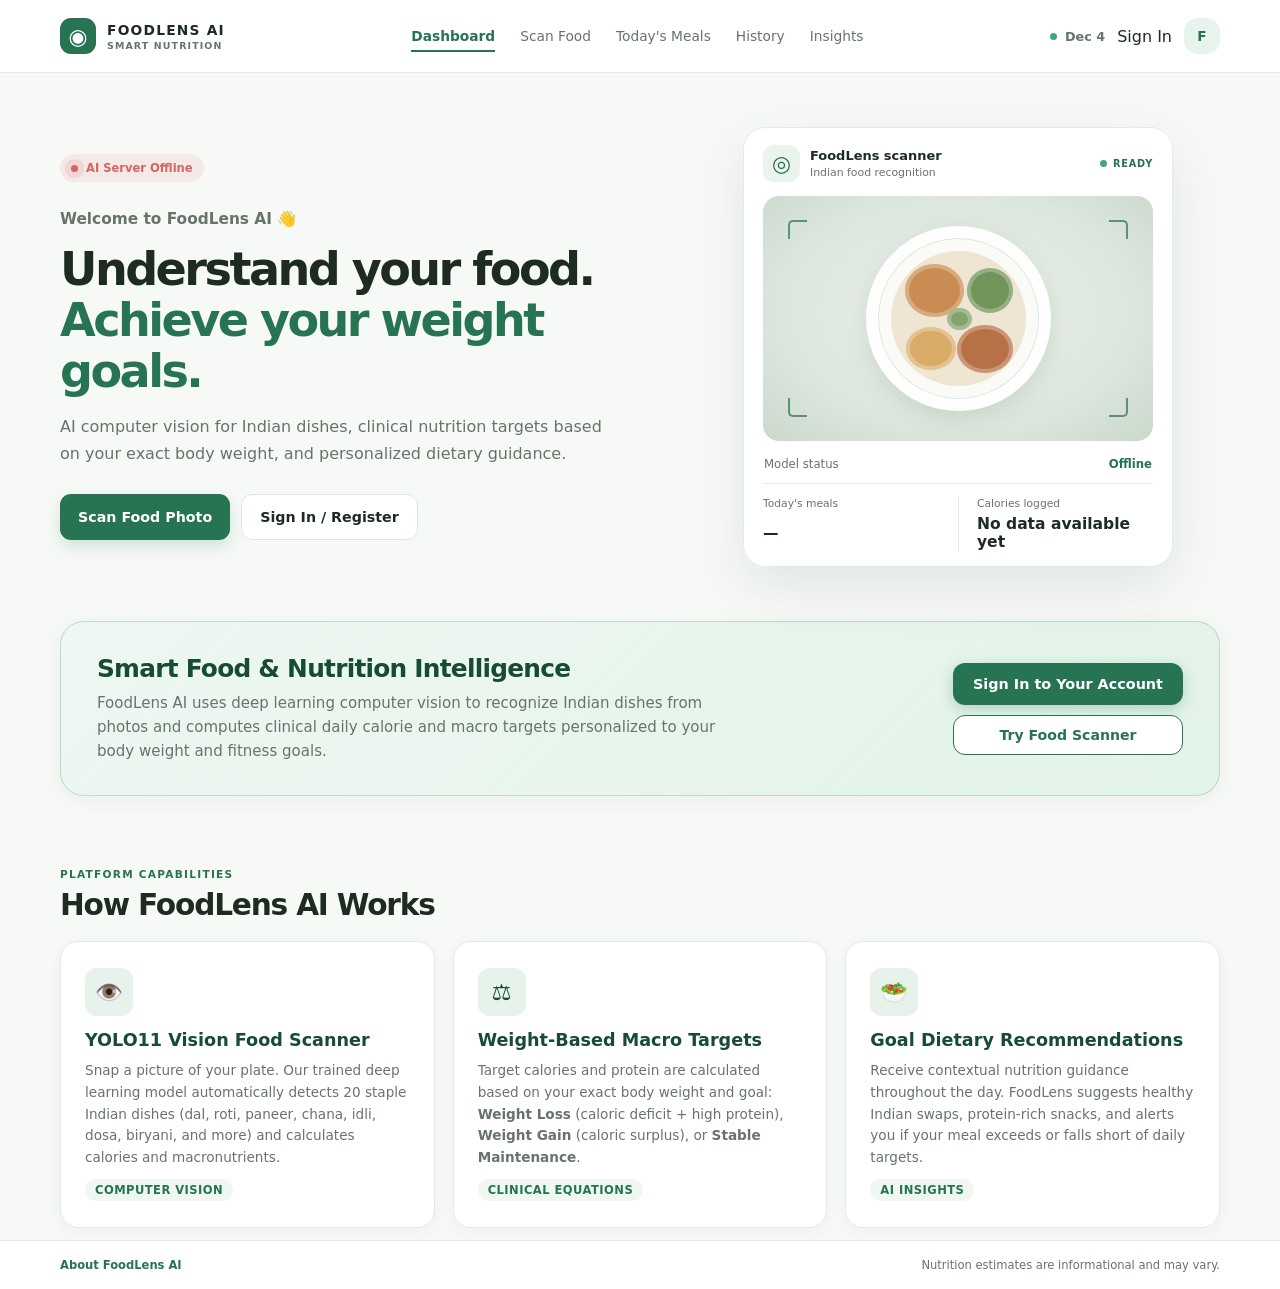
<file: frontend/index.html>
<!DOCTYPE html>
<html lang="en">
<head>
  <meta charset="UTF-8" />
  <meta name="viewport" content="width=device-width, initial-scale=1" />
  <meta name="description" content="Track meals and understand your nutrition with FoodLens AI." />
  <title>FoodLens AI · Dashboard</title>
  <link rel="stylesheet" href="css/global.css" />
  <link rel="stylesheet" href="css/animations.css" />
  <link rel="stylesheet" href="css/dashboard.css" />
</head>
<body data-page="dashboard">
  <header class="topbar">
    <nav class="navbar container" aria-label="Main navigation">
      <a class="brand" href="index.html" aria-label="FoodLens AI dashboard">
        <span class="brand-icon">◉</span>
        <span class="brand-copy"><strong>FOODLENS AI</strong><small>SMART NUTRITION</small></span>
      </a>
      <button class="nav-toggle" aria-label="Toggle navigation menu" aria-expanded="false" aria-controls="nav-menu">
        <span></span><span></span><span></span>
      </button>
      <div class="nav-menu" id="nav-menu">
        <a data-page="dashboard" href="index.html">Dashboard</a>
        <a data-page="scan" href="scan.html">Scan Food</a>
        <a data-page="today" href="today.html">Today's Meals</a>
        <a data-page="history" href="history.html">History</a>
        <a data-page="insights" href="insights.html">Insights</a>
      </div>
      <div class="nav-actions">
        <span class="today-indicator">
          <span class="today-indicator-dot"></span>
          <span id="today-date">Today</span>
        </span>
        <a class="profile-button" href="profile.html" aria-label="Profile and nutrition goals">F</a>
      </div>
    </nav>
  </header>

  <main>
    <!-- Main Hero Banner -->
    <section class="hero container" id="home">
      <div class="hero-content">
        <div class="status-pill" id="backend-status" aria-live="polite">
          <span class="status-dot"></span><span>Connecting to FoodLens…</span>
        </div>
        <p class="hero-greeting" id="hero-greeting">Welcome to FoodLens AI</p>
        <h1>Understand your food.<br /><span>Achieve your weight goals.</span></h1>
        <p>AI computer vision for Indian dishes, clinical nutrition targets based on your exact body weight, and personalized dietary guidance.</p>
        <div class="hero-actions" id="hero-actions">
          <a href="scan.html" class="primary-btn">Scan Food Photo</a>
          <a href="login.html" class="secondary-btn" id="hero-secondary-btn">Sign In / Register</a>
        </div>
        <div class="meal-type-badge" id="meal-type-badge"></div>
      </div>
      <div class="hero-visual" aria-label="FoodLens AI meal scanner">
        <div class="scanner-showcase">
          <div class="showcase-header">
            <span class="showcase-icon">◎</span>
            <div><strong>FoodLens scanner</strong><small>Indian food recognition</small></div>
            <span class="showcase-ready"><i></i> READY</span>
          </div>
          <div class="showcase-plate" aria-hidden="true">
            <div class="showcase-rim">
              <div class="showcase-food">
                <span class="showcase-item showcase-item-one"></span>
                <span class="showcase-item showcase-item-two"></span>
                <span class="showcase-item showcase-item-three"></span>
                <span class="showcase-item showcase-item-four"></span>
                <span class="showcase-item showcase-item-five"></span>
              </div>
            </div>
            <span class="scan-corner corner-one"></span>
            <span class="scan-corner corner-two"></span>
            <span class="scan-corner corner-three"></span>
            <span class="scan-corner corner-four"></span>
          </div>
          <div class="showcase-footer">
            <span>Model status</span>
            <strong id="showcase-model-status">Connecting…</strong>
          </div>
          <div class="showcase-summary">
            <div><span>Today's meals</span><strong id="hero-meal-count">—</strong></div>
            <div><span>Calories logged</span><strong id="hero-calories">—</strong></div>
          </div>
        </div>
      </div>
    </section>

    <!-- SECTION A: VISITOR INFORMATION VIEW (Shown to non-logged in visitors) -->
    <div id="visitor-view" class="container">
      <div class="visitor-welcome-banner">
        <div class="visitor-welcome-copy">
          <h2>Smart Food &amp; Nutrition Intelligence</h2>
          <p>
            FoodLens AI uses deep learning computer vision to recognize Indian dishes from photos and computes clinical daily calorie and macro targets personalized to your body weight and fitness goals.
          </p>
        </div>
        <div class="visitor-welcome-actions">
          <a class="btn-demo-primary" href="login.html">
            Sign In to Your Account
          </a>
          <a class="btn-signin-secondary" href="scan.html">
            Try Food Scanner
          </a>
        </div>
      </div>

      <section class="section-block">
        <div class="section-heading">
          <span class="eyebrow">Platform Capabilities</span>
          <h2>How FoodLens AI Works</h2>
        </div>
        <div class="visitor-features-grid">
          <article class="visitor-feature-card">
            <div class="visitor-feature-icon">👁️</div>
            <h3>YOLO11 Vision Food Scanner</h3>
            <p>
              Snap a picture of your plate. Our trained deep learning model automatically detects 20 staple Indian dishes (dal, roti, paneer, chana, idli, dosa, biryani, and more) and calculates calories and macronutrients.
            </p>
            <span class="visitor-feature-tag">Computer Vision</span>
          </article>

          <article class="visitor-feature-card">
            <div class="visitor-feature-icon">⚖️</div>
            <h3>Weight-Based Macro Targets</h3>
            <p>
              Target calories and protein are calculated based on your exact body weight and goal: 
              <strong>Weight Loss</strong> (caloric deficit + high protein), <strong>Weight Gain</strong> (caloric surplus), or <strong>Stable Maintenance</strong>.
            </p>
            <span class="visitor-feature-tag">Clinical Equations</span>
          </article>

          <article class="visitor-feature-card">
            <div class="visitor-feature-icon">🥗</div>
            <h3>Goal Dietary Recommendations</h3>
            <p>
              Receive contextual nutrition guidance throughout the day. FoodLens suggests healthy Indian swaps, protein-rich snacks, and alerts you if your meal exceeds or falls short of daily targets.
            </p>
            <span class="visitor-feature-tag">AI Insights</span>
          </article>
        </div>
      </section>
    </div>

    <!-- SECTION B: LOGGED-IN USER DASHBOARD VIEW (Shown when authenticated) -->
    <div id="user-dashboard-view">
      <section class="container section-block">
        <div class="section-heading section-heading-row">
          <div><span class="eyebrow">Your daily overview</span><h2>Today's Nutrition</h2></div>
          <a class="text-link" href="insights.html">View weekly progress →</a>
        </div>
        <div id="daily-progress" class="daily-progress">
          <div class="loading-state">Loading nutrition progress…</div>
        </div>
      </section>

      <section class="container section-block">
        <div class="section-heading section-heading-row">
          <div><span class="eyebrow">Your food log</span><h2>Today's Meals</h2></div>
          <a class="text-link" href="today.html">View all meals →</a>
        </div>
        <div id="dashboard-meals" class="history-list">
          <div class="loading-state">Loading meals…</div>
        </div>
      </section>

      <section class="container section-block">
        <div class="section-heading">
          <span class="eyebrow">Personalized guidance</span>
          <h2>AI Nutrition Insight</h2>
        </div>
        <div id="dashboard-insight">
          <div class="loading-state">Loading insights…</div>
        </div>
      </section>

      <section class="container section-block quick-actions">
        <div class="section-heading">
          <span class="eyebrow">Make it count</span>
          <h2>Quick Actions</h2>
        </div>
        <div class="quick-action-grid">
          <a class="quick-action-card" href="scan.html">
            <span aria-hidden="true">◎</span>
            <strong>Scan Food</strong>
            <small>Analyze a meal photo</small>
          </a>
          <a class="quick-action-card" href="today.html">
            <span aria-hidden="true">▤</span>
            <strong>Today's Meals</strong>
            <small>Review today's food log</small>
          </a>
          <a class="quick-action-card" href="history.html">
            <span aria-hidden="true">◷</span>
            <strong>View History</strong>
            <small>Explore 7-day past meals</small>
          </a>
        </div>
      </section>
    </div>
  </main>

  <footer class="site-footer">
    <div class="container">
      <a href="about.html">About FoodLens AI</a>
      <span>Nutrition estimates are informational and may vary.</span>
    </div>
  </footer>

  <div id="meal-modal" class="modal hidden" aria-hidden="true">
    <div class="modal-backdrop" data-close-meal-modal></div>
    <div class="modal-dialog" role="dialog" aria-modal="true" aria-labelledby="meal-modal-title">
      <button class="modal-close" aria-label="Close meal details">×</button>
      <span class="eyebrow">Meal details</span>
      <h3 id="meal-modal-title">Meal details</h3>
      <p id="meal-modal-date" class="history-meta"></p>
      <div id="meal-modal-foods" class="meal-modal-foods"></div>
      <div id="meal-modal-nutrition" class="modal-info-grid"></div>
    </div>
  </div>

  <div id="toast-region" class="toast-region" aria-live="polite" aria-atomic="true"></div>

  <script src="js/config.js"></script>
  <script src="js/api.js"></script>
  <script src="js/auth.js"></script>
  <script src="js/global.js"></script>
  <script src="js/dashboard.js"></script>
  <script src="js/animations.js"></script>
</body>
</html>
</file>
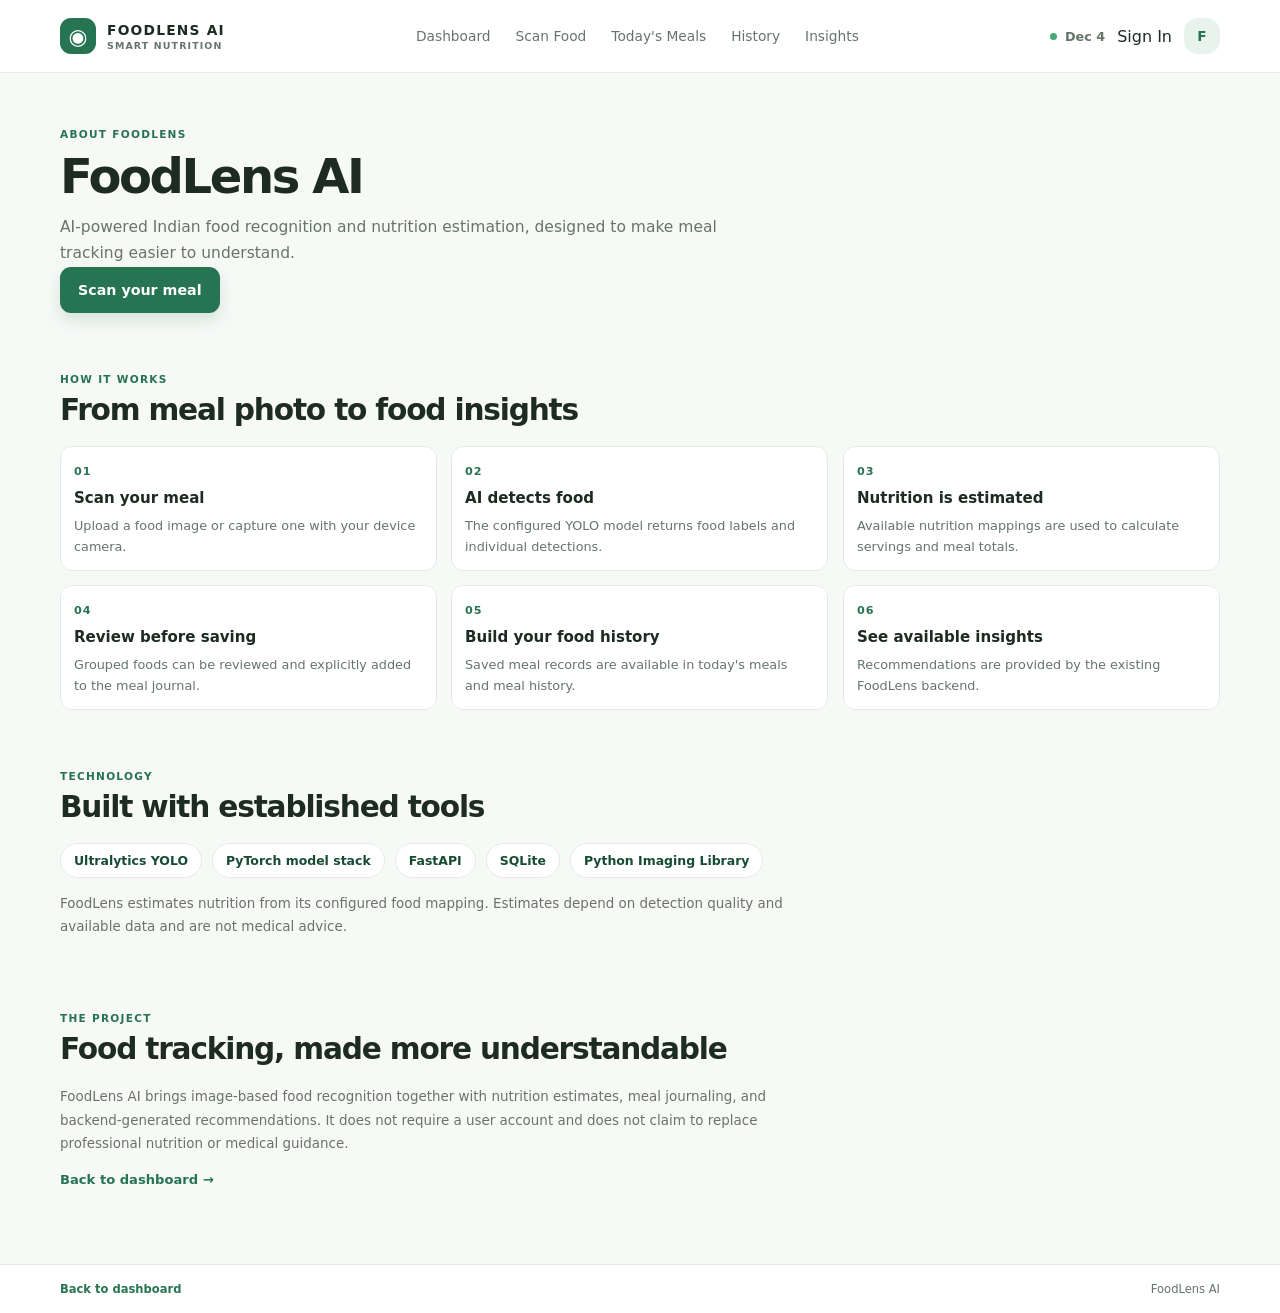
<file: frontend/about.html>
<!DOCTYPE html>
<html lang="en"><head><meta charset="UTF-8" /><meta name="viewport" content="width=device-width, initial-scale=1" /><meta name="description" content="Learn how FoodLens AI recognizes Indian food and estimates nutrition." /><title>FoodLens AI · About</title><link rel="stylesheet" href="css/global.css" /><link rel="stylesheet" href="css/animations.css" /></head>
<body data-page="about">
  <header class="topbar"><nav class="navbar container" aria-label="Main navigation">
    <a class="brand" href="index.html"><span class="brand-icon">◉</span><span class="brand-copy"><strong>FOODLENS AI</strong><small>SMART NUTRITION</small></span></a>
    <button class="nav-toggle" aria-label="Toggle navigation menu" aria-expanded="false" aria-controls="nav-menu"><span></span><span></span><span></span></button>
    <div class="nav-menu" id="nav-menu"><a data-page="dashboard" href="index.html">Dashboard</a><a data-page="scan" href="scan.html">Scan Food</a><a data-page="today" href="today.html">Today's Meals</a><a data-page="history" href="history.html">History</a><a data-page="insights" href="insights.html">Insights</a></div>
    <div class="nav-actions"><span class="today-indicator"><span class="today-indicator-dot"></span><span id="today-date">Today</span></span><a class="profile-button" href="profile.html" aria-label="Profile and nutrition goals">F</a></div>
  </nav></header>
  <main class="container page-content"><section class="page-heading about-hero"><span class="eyebrow">About FoodLens</span><h1>FoodLens AI</h1><p>AI-powered Indian food recognition and nutrition estimation, designed to make meal tracking easier to understand.</p><a class="primary-btn" href="scan.html">Scan your meal</a></section>
    <section class="section-block"><div class="section-heading"><span class="eyebrow">How it works</span><h2>From meal photo to food insights</h2></div><div class="process-grid"><article class="nutrition-card"><span>01</span><h3>Scan your meal</h3><p>Upload a food image or capture one with your device camera.</p></article><article class="nutrition-card"><span>02</span><h3>AI detects food</h3><p>The configured YOLO model returns food labels and individual detections.</p></article><article class="nutrition-card"><span>03</span><h3>Nutrition is estimated</h3><p>Available nutrition mappings are used to calculate servings and meal totals.</p></article><article class="nutrition-card"><span>04</span><h3>Review before saving</h3><p>Grouped foods can be reviewed and explicitly added to the meal journal.</p></article><article class="nutrition-card"><span>05</span><h3>Build your food history</h3><p>Saved meal records are available in today's meals and meal history.</p></article><article class="nutrition-card"><span>06</span><h3>See available insights</h3><p>Recommendations are provided by the existing FoodLens backend.</p></article></div></section>
    <section class="section-block"><div class="section-heading"><span class="eyebrow">Technology</span><h2>Built with established tools</h2></div><div class="technology-list"><span>Ultralytics YOLO</span><span>PyTorch model stack</span><span>FastAPI</span><span>SQLite</span><span>Python Imaging Library</span></div><p class="settings-note">FoodLens estimates nutrition from its configured food mapping. Estimates depend on detection quality and available data and are not medical advice.</p></section>
    <section class="section-block"><div class="section-heading"><span class="eyebrow">The project</span><h2>Food tracking, made more understandable</h2></div><p class="about-copy">FoodLens AI brings image-based food recognition together with nutrition estimates, meal journaling, and backend-generated recommendations. It does not require a user account and does not claim to replace professional nutrition or medical guidance.</p><a class="text-link" href="index.html">Back to dashboard →</a></section>
  </main><footer class="site-footer"><div class="container"><a href="index.html">Back to dashboard</a><span>FoodLens AI</span></div></footer><div id="toast-region" class="toast-region" aria-live="polite" aria-atomic="true"></div>
  <script src="js/config.js"></script><script src="js/api.js"></script><script src="js/auth.js"></script><script src="js/global.js"></script>
<script src="js/animations.js"></script></body></html>
</file>
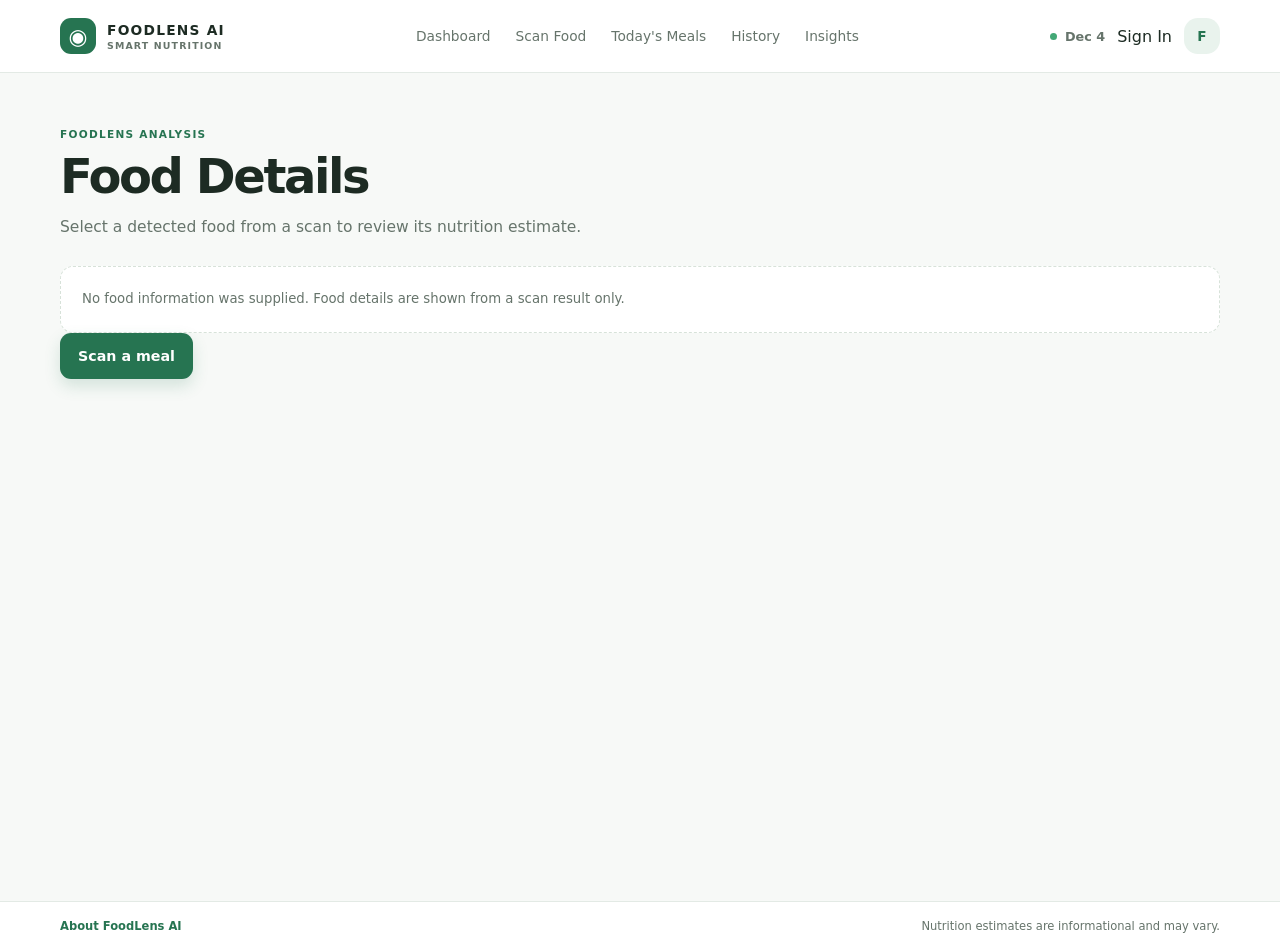
<file: frontend/food.html>
<!DOCTYPE html>
<html lang="en"><head><meta charset="UTF-8" /><meta name="viewport" content="width=device-width, initial-scale=1" /><meta name="description" content="Review nutrition information for a selected FoodLens food." /><title>FoodLens AI · Food Details</title><link rel="stylesheet" href="css/global.css" /><link rel="stylesheet" href="css/animations.css" /><link rel="stylesheet" href="css/meals.css" /></head>
<body data-page="food">
  <header class="topbar"><nav class="navbar container" aria-label="Main navigation">
    <a class="brand" href="index.html"><span class="brand-icon">◉</span><span class="brand-copy"><strong>FOODLENS AI</strong><small>SMART NUTRITION</small></span></a>
    <button class="nav-toggle" aria-label="Toggle navigation menu" aria-expanded="false" aria-controls="nav-menu"><span></span><span></span><span></span></button>
    <div class="nav-menu" id="nav-menu"><a data-page="dashboard" href="index.html">Dashboard</a><a data-page="scan" href="scan.html">Scan Food</a><a data-page="today" href="today.html">Today's Meals</a><a data-page="history" href="history.html">History</a><a data-page="insights" href="insights.html">Insights</a></div>
    <div class="nav-actions"><span class="today-indicator"><span class="today-indicator-dot"></span><span id="today-date">Today</span></span><a class="profile-button" href="profile.html" aria-label="Profile and nutrition goals">F</a></div>
  </nav></header>
  <main class="container page-content"><section class="page-heading"><span class="eyebrow">FoodLens analysis</span><h1 id="food-title">Food Details</h1><p id="food-serving">Select a detected food from a scan to review its nutrition estimate.</p></section>
    <section class="section-block"><div id="food-confidence" class="confidence-pill" hidden></div><div id="food-nutrition" class="nutrition-grid"></div><div id="food-empty" class="empty-state-message">No food information was supplied. Food details are shown from a scan result only.</div><div id="food-save-actions" class="add-meal-actions" hidden><p id="food-save-message" class="add-meal-message" aria-live="polite"></p><button id="food-add-meal" class="primary-btn" type="button">＋ Add to Today's Meal</button></div><a class="primary-btn" href="scan.html">Scan a meal</a></section>
  </main><footer class="site-footer"><div class="container"><a href="about.html">About FoodLens AI</a><span>Nutrition estimates are informational and may vary.</span></div></footer><div id="toast-region" class="toast-region" aria-live="polite" aria-atomic="true"></div>
  <script src="js/config.js"></script><script src="js/api.js"></script><script src="js/auth.js"></script><script src="js/global.js"></script><script src="js/food.js"></script>
<script src="js/animations.js"></script></body></html>
</file>
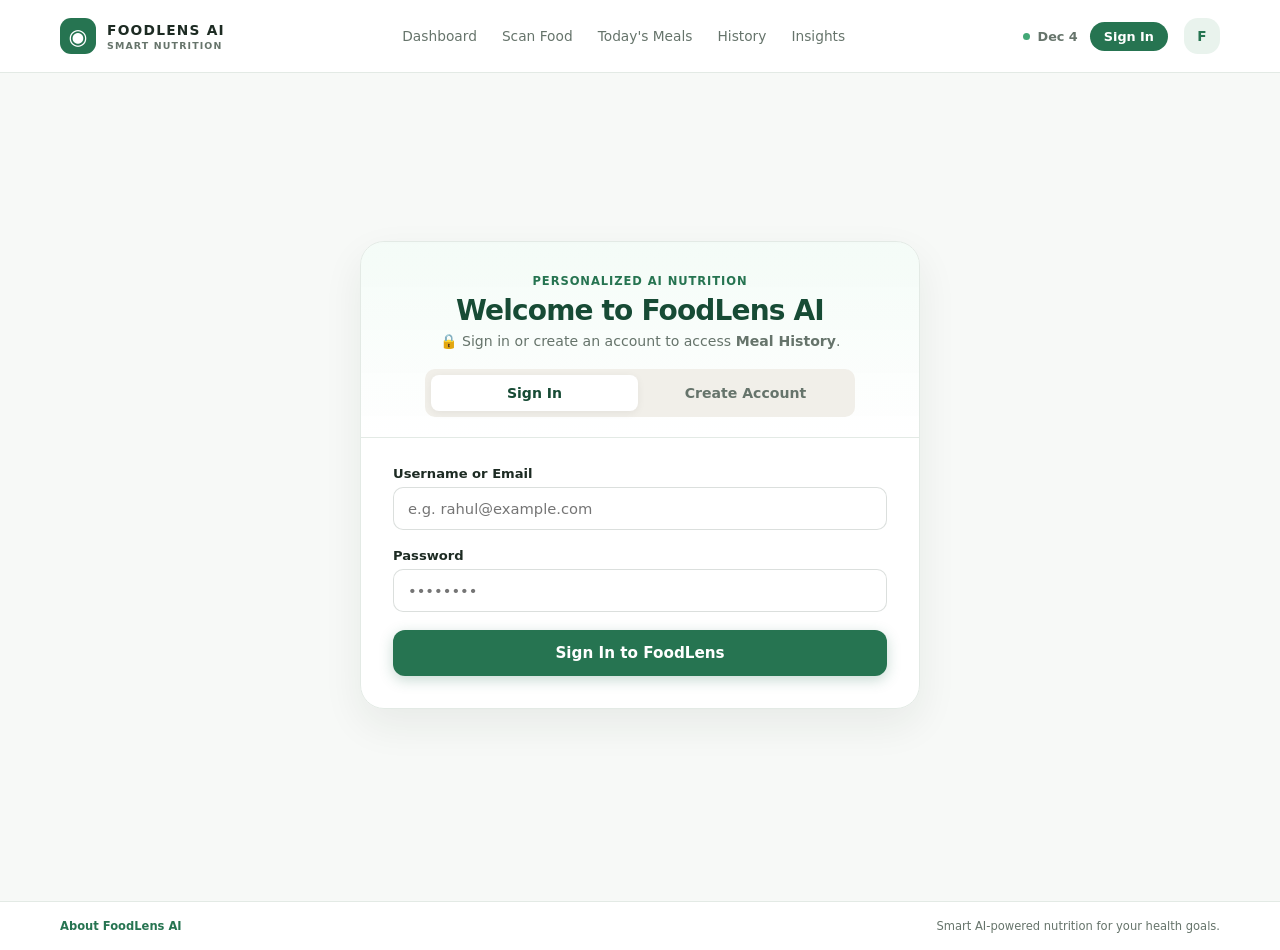
<file: frontend/history.html>
<!DOCTYPE html>
<html lang="en"><head><meta charset="UTF-8" /><meta name="viewport" content="width=device-width, initial-scale=1" /><meta name="description" content="Explore your FoodLens meal and nutrition history." /><title>FoodLens AI · Meal History</title><link rel="stylesheet" href="css/global.css" /><link rel="stylesheet" href="css/animations.css" /><link rel="stylesheet" href="css/history.css" /></head>
<body data-page="history">
  <header class="topbar"><nav class="navbar container" aria-label="Main navigation">
    <a class="brand" href="index.html"><span class="brand-icon">◉</span><span class="brand-copy"><strong>FOODLENS AI</strong><small>SMART NUTRITION</small></span></a>
    <button class="nav-toggle" aria-label="Toggle navigation menu" aria-expanded="false" aria-controls="nav-menu"><span></span><span></span><span></span></button>
    <div class="nav-menu" id="nav-menu"><a data-page="dashboard" href="index.html">Dashboard</a><a data-page="scan" href="scan.html">Scan Food</a><a data-page="today" href="today.html">Today's Meals</a><a data-page="history" href="history.html">History</a><a data-page="insights" href="insights.html">Insights</a></div>
    <div class="nav-actions"><span class="today-indicator"><span class="today-indicator-dot"></span><span id="today-date">Today</span></span><a class="profile-button" href="profile.html" aria-label="Profile and nutrition goals">F</a></div>
  </nav></header>
  <main class="container page-content"><section class="page-heading"><span class="eyebrow">Your food log</span><h1>Meal History</h1><p>Track your nutrition over time.</p></section>
    <section class="section-block"><div class="section-heading section-heading-row"><div><span class="eyebrow">Past meals</span><h2>All your meals</h2></div><label class="history-filter-label" for="history-filter">Show <select id="history-filter" class="history-filter"><option value="all">All time</option><option value="today">Today</option><option value="yesterday">Yesterday</option><option value="week">This week</option><option value="month">This month</option><option value="custom">Custom dates</option></select></label></div>
      <div id="custom-date-filter" class="custom-date-filter" hidden><label>From <input id="history-date-from" type="date" /></label><label>To <input id="history-date-to" type="date" /></label></div><div id="history-list" class="history-list"><div class="loading-state">Loading meal history…</div></div>
    </section>
  </main><footer class="site-footer"><div class="container"><a href="about.html">About FoodLens AI</a><span>Nutrition estimates are informational and may vary.</span></div></footer>
  <div id="meal-modal" class="modal hidden" aria-hidden="true"><div class="modal-backdrop" data-close-meal-modal></div><div class="modal-dialog" role="dialog" aria-modal="true" aria-labelledby="meal-modal-title"><button class="modal-close" aria-label="Close meal details">×</button><span class="eyebrow">Meal details</span><h3 id="meal-modal-title">Meal details</h3><p id="meal-modal-date" class="history-meta"></p><div id="meal-modal-foods" class="meal-modal-foods"></div><div id="meal-modal-nutrition" class="modal-info-grid"></div></div></div>
  <div id="toast-region" class="toast-region" aria-live="polite" aria-atomic="true"></div>
  <script src="js/config.js"></script><script src="js/api.js"></script><script src="js/auth.js"></script><script src="js/global.js"></script><script src="js/history.js"></script>
<script src="js/animations.js"></script></body></html>
</file>
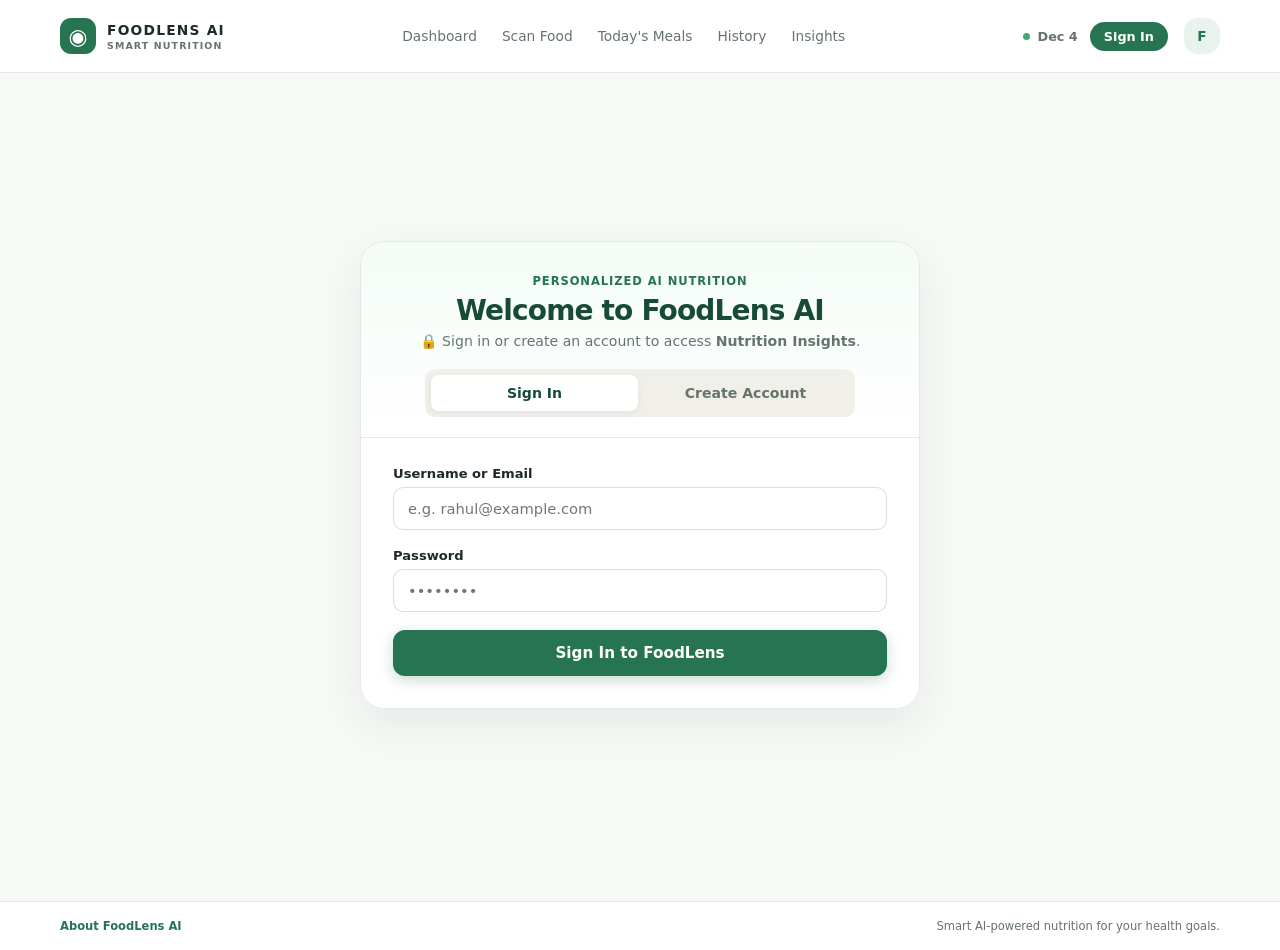
<file: frontend/insights.html>
<!DOCTYPE html>
<html lang="en"><head><meta charset="UTF-8" /><meta name="viewport" content="width=device-width, initial-scale=1" /><meta name="description" content="Understand your nutrition progress and FoodLens AI recommendations." /><title>FoodLens AI · Insights</title><link rel="stylesheet" href="css/global.css" /><link rel="stylesheet" href="css/animations.css" /><link rel="stylesheet" href="css/insights.css" /></head>
<body data-page="insights">
  <header class="topbar"><nav class="navbar container" aria-label="Main navigation">
    <a class="brand" href="index.html"><span class="brand-icon">◉</span><span class="brand-copy"><strong>FOODLENS AI</strong><small>SMART NUTRITION</small></span></a>
    <button class="nav-toggle" aria-label="Toggle navigation menu" aria-expanded="false" aria-controls="nav-menu"><span></span><span></span><span></span></button>
    <div class="nav-menu" id="nav-menu"><a data-page="dashboard" href="index.html">Dashboard</a><a data-page="scan" href="scan.html">Scan Food</a><a data-page="today" href="today.html">Today's Meals</a><a data-page="history" href="history.html">History</a><a data-page="insights" href="insights.html">Insights</a></div>
    <div class="nav-actions"><span class="today-indicator"><span class="today-indicator-dot"></span><span id="today-date">Today</span></span><a class="profile-button" href="profile.html" aria-label="Profile and nutrition goals">F</a></div>
  </nav></header>
  <main class="container page-content"><section class="page-heading"><span class="eyebrow">Your nutrition, made clearer</span><h1>Nutrition Insights</h1><p>See today's progress against your goals and review recommendations from FoodLens.</p></section>
    <section class="section-block"><div class="section-heading"><span class="eyebrow">Meals logged in the last seven days</span><h2>Weekly Nutrition Overview</h2></div><div id="weekly-nutrition" class="weekly-nutrition"><div class="loading-state">Loading meal history…</div></div></section>
    <section class="section-block"><div class="section-heading"><span class="eyebrow">Daily goal progress</span><h2>Nutrition Progress</h2></div><div id="insights-progress" class="daily-progress"><div class="loading-state">Loading nutrition progress…</div></div></section>
    <section class="section-block"><div class="section-heading"><span class="eyebrow">Generated from your available nutrition data</span><h2>AI Recommendations</h2></div><div id="recommendations-list" class="suggestions-list"><div class="loading-state">Loading nutrition insights…</div></div></section>
  </main><footer class="site-footer"><div class="container"><a href="about.html">About FoodLens AI</a><span>Nutrition estimates are informational and may vary.</span></div></footer>
  <div id="toast-region" class="toast-region" aria-live="polite" aria-atomic="true"></div>
  <script src="js/config.js"></script><script src="js/api.js"></script><script src="js/auth.js"></script><script src="js/global.js"></script><script src="js/insights.js"></script>
<script src="js/animations.js"></script></body></html>
</file>
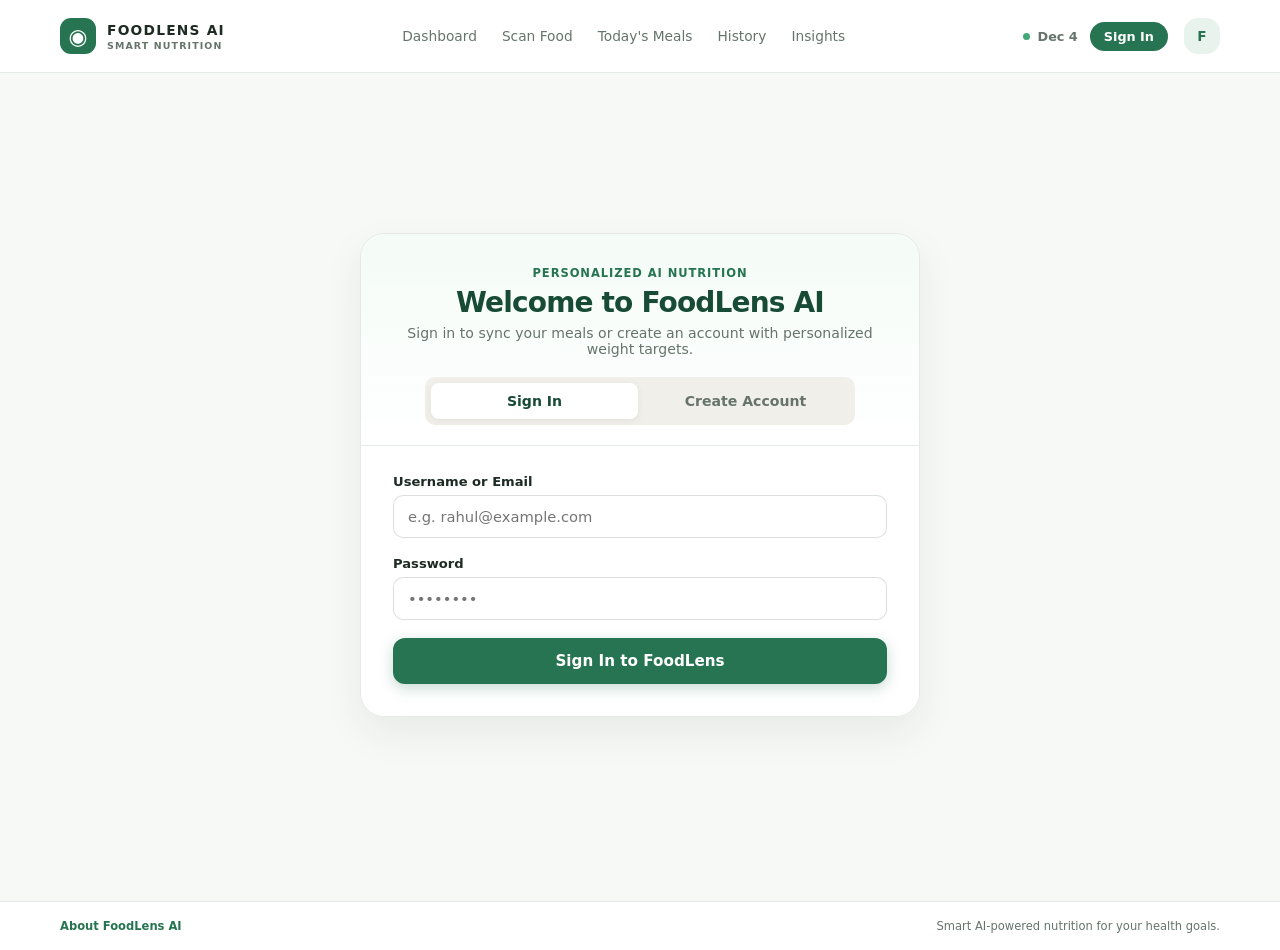
<file: frontend/login.html>
<!DOCTYPE html>
<html lang="en">
<head>
  <meta charset="UTF-8" />
  <meta name="viewport" content="width=device-width, initial-scale=1" />
  <meta name="description" content="Sign in or create your FoodLens AI account to get personalized nutrition targets and goal recommendations." />
  <title>FoodLens AI · Sign In & Nutrition Goals</title>
  <link rel="stylesheet" href="css/global.css" />
  <link rel="stylesheet" href="css/animations.css" />
  <link rel="stylesheet" href="css/login.css" />
</head>
<body data-page="login">
  <header class="topbar">
    <nav class="navbar container" aria-label="Main navigation">
      <a class="brand" href="index.html">
        <span class="brand-icon">◉</span>
        <span class="brand-copy"><strong>FOODLENS AI</strong><small>SMART NUTRITION</small></span>
      </a>
      <button class="nav-toggle" aria-label="Toggle navigation menu" aria-expanded="false" aria-controls="nav-menu">
        <span></span><span></span><span></span>
      </button>
      <div class="nav-menu" id="nav-menu">
        <a data-page="dashboard" href="index.html">Dashboard</a>
        <a data-page="scan" href="scan.html">Scan Food</a>
        <a data-page="today" href="today.html">Today's Meals</a>
        <a data-page="history" href="history.html">History</a>
        <a data-page="insights" href="insights.html">Insights</a>
      </div>
      <div class="nav-actions">
        <span class="today-indicator">
          <span class="today-indicator-dot"></span>
          <span id="today-date">Today</span>
        </span>
        <a class="profile-button" href="profile.html" aria-label="Profile and nutrition goals">F</a>
      </div>
    </nav>
  </header>

  <main class="auth-page container">
    <div class="auth-wrapper">
      <div class="auth-card">
        <div class="auth-header">
          <span class="eyebrow">Personalized AI Nutrition</span>
          <h1 id="auth-title">Welcome to FoodLens AI</h1>
          <p id="auth-subtitle">Sign in to sync your meals or create an account with personalized weight targets.</p>
          <div class="auth-tabs" role="tablist">
            <button class="auth-tab-btn active" id="tab-login" type="button" role="tab" aria-selected="true" aria-controls="pane-login">Sign In</button>
            <button class="auth-tab-btn" id="tab-register" type="button" role="tab" aria-selected="false" aria-controls="pane-register">Create Account</button>
          </div>
        </div>

        <div class="auth-body">
          <!-- Sign In Pane -->
          <div id="pane-login" role="tabpanel">
            <form class="auth-form" id="login-form">
              <div class="auth-field">
                <label for="login-username">Username or Email</label>
                <input class="auth-input" id="login-username" type="text" placeholder="e.g. rahul@example.com" required autocomplete="username" />
              </div>
              <div class="auth-field">
                <label for="login-password">Password</label>
                <input class="auth-input" id="login-password" type="password" placeholder="••••••••" required autocomplete="current-password" />
              </div>
              <button class="auth-submit-btn" id="login-submit-btn" type="submit">
                <span>Sign In to FoodLens</span>
              </button>

            </form>
          </div>

          <!-- Create Account Pane -->
          <div id="pane-register" role="tabpanel" style="display: none;">
            <form class="auth-form" id="register-form">
              <!-- Account Credentials -->
              <div class="auth-row-2">
                <div class="auth-field">
                  <label for="reg-username">Username</label>
                  <input class="auth-input" id="reg-username" type="text" placeholder="e.g. rahul_fit" required />
                </div>
                <div class="auth-field">
                  <label for="reg-email">Email</label>
                  <input class="auth-input" id="reg-email" type="email" placeholder="rahul@example.com" required />
                </div>
              </div>

              <div class="auth-field">
                <label for="reg-password">Password <small>(min. 6 characters)</small></label>
                <input class="auth-input" id="reg-password" type="password" placeholder="••••••••" minlength="6" required />
              </div>

              <!-- Metrics -->
              <div class="auth-row-3">
                <div class="auth-field">
                  <label for="reg-weight">Weight <small>(kg)</small></label>
                  <input class="auth-input" id="reg-weight" type="number" step="0.5" min="30" max="250" value="70" required />
                </div>
                <div class="auth-field">
                  <label for="reg-height">Height <small>(cm)</small></label>
                  <input class="auth-input" id="reg-height" type="number" step="1" min="90" max="240" value="172" required />
                </div>
                <div class="auth-field">
                  <label for="reg-age">Age <small>(yrs)</small></label>
                  <input class="auth-input" id="reg-age" type="number" step="1" min="14" max="100" value="25" required />
                </div>
              </div>

              <div class="auth-row-2">
                <div class="auth-field">
                  <label for="reg-gender">Gender</label>
                  <select class="auth-select" id="reg-gender">
                    <option value="male" selected>Male</option>
                    <option value="female">Female</option>
                  </select>
                </div>
                <div class="auth-field">
                  <label for="reg-activity">Activity Level</label>
                  <select class="auth-select" id="reg-activity">
                    <option value="sedentary">Sedentary (office work)</option>
                    <option value="light">Light (1-3 days/week)</option>
                    <option value="moderate" selected>Moderate (3-5 days/week)</option>
                    <option value="active">Active (6-7 days/week)</option>
                    <option value="very_active">Very Active (athlete)</option>
                  </select>
                </div>
              </div>

              <!-- Primary Goal Selection -->
              <div class="auth-field">
                <label>Primary Nutrition Goal</label>
                <div class="goal-selector-grid">
                  <label class="goal-option-card selected" id="goal-card-loss">
                    <input type="radio" name="reg-goal" value="weight_loss" checked />
                    <span class="goal-option-icon">📉</span>
                    <strong class="goal-option-title">Weight Loss</strong>
                    <span class="goal-option-desc">Caloric deficit &amp; high protein</span>
                  </label>
                  <label class="goal-option-card" id="goal-card-gain">
                    <input type="radio" name="reg-goal" value="weight_gain" />
                    <span class="goal-option-icon">📈</span>
                    <strong class="goal-option-title">Weight Gain</strong>
                    <span class="goal-option-desc">Surplus for muscle &amp; bulk</span>
                  </label>
                  <label class="goal-option-card" id="goal-card-maintain">
                    <input type="radio" name="reg-goal" value="maintenance" />
                    <span class="goal-option-icon">⚖️</span>
                    <strong class="goal-option-title">Maintenance</strong>
                    <span class="goal-option-desc">Caloric balance &amp; energy</span>
                  </label>
                </div>
              </div>

              <!-- Live Target Preview Card -->
              <div class="live-target-preview" id="live-target-preview">
                <div class="preview-badge-header">
                  <span>⚡ Instant Target Preview</span>
                  <strong id="preview-calories">~2,050 kcal / day</strong>
                </div>
                <div class="preview-metrics-row" id="preview-metrics-row">
                  <span class="preview-metric-pill" id="preview-protein">Protein: <strong>140g</strong></span>
                  <span class="preview-metric-pill" id="preview-carbs">Carbs: <strong>245g</strong></span>
                  <span class="preview-metric-pill" id="preview-fat">Fat: <strong>57g</strong></span>
                  <span class="preview-metric-pill" id="preview-water">Water: <strong>2.5L</strong></span>
                </div>
              </div>

              <button class="auth-submit-btn" id="register-submit-btn" type="submit">
                <span>Create Account &amp; Set Targets</span>
              </button>
            </form>
          </div>
        </div>
      </div>
    </div>
  </main>

  <footer class="site-footer">
    <div class="container">
      <a href="about.html">About FoodLens AI</a>
      <span>Smart AI-powered nutrition for your health goals.</span>
    </div>
  </footer>

  <div id="toast-region" class="toast-region" aria-live="polite" aria-atomic="true"></div>

  <script src="js/config.js"></script>
  <script src="js/api.js"></script>
  <script src="js/auth.js"></script>
  <script src="js/global.js"></script>
  <script src="js/login.js"></script>
  <script src="js/animations.js"></script>
</body>
</html>
</file>
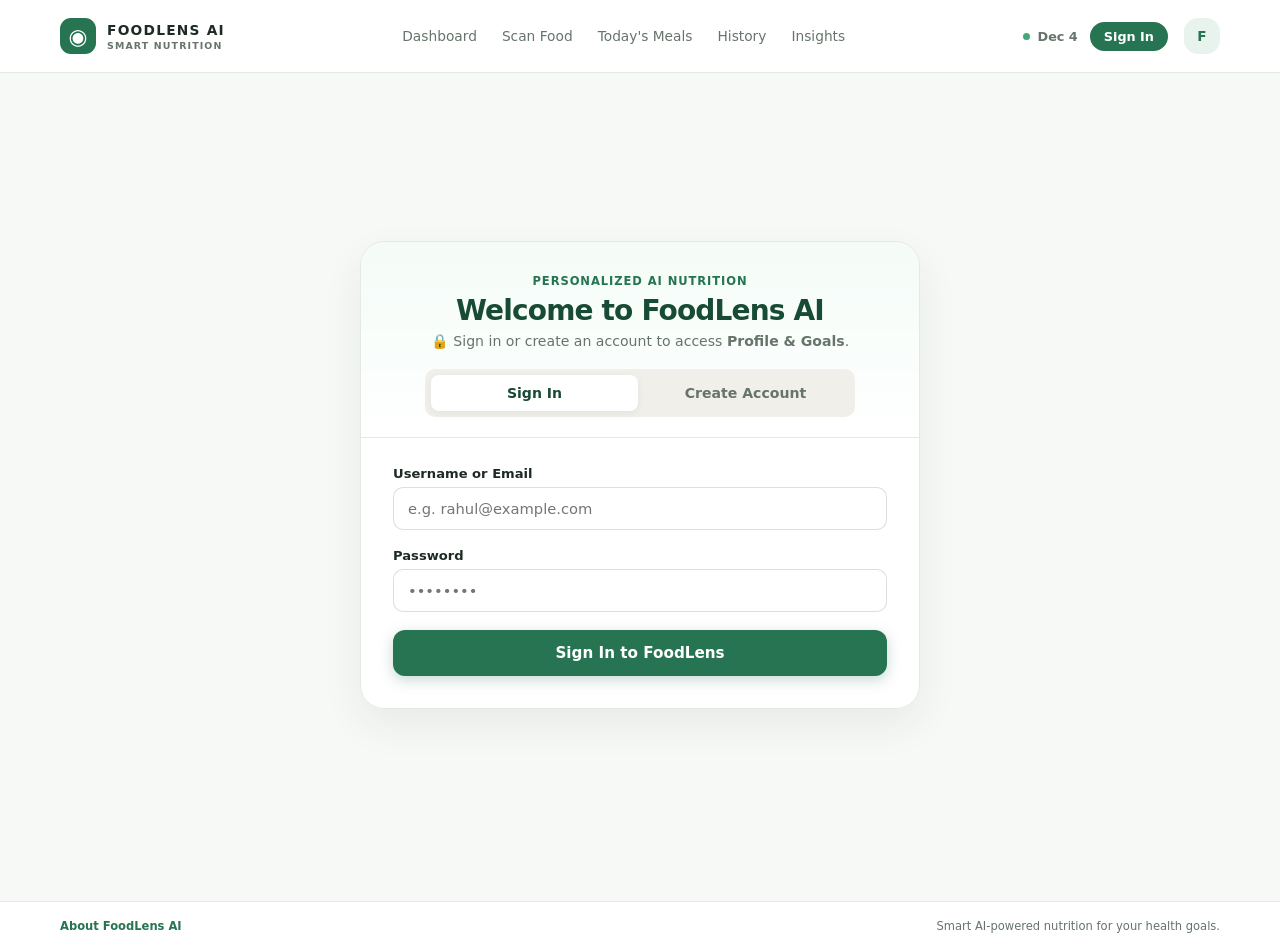
<file: frontend/profile.html>
<!DOCTYPE html>
<html lang="en">
<head>
  <meta charset="UTF-8" />
  <meta name="viewport" content="width=device-width, initial-scale=1" />
  <meta name="description" content="Personalize your nutrition targets based on your weight and fitness goals." />
  <title>FoodLens AI · Profile & Nutrition Goals</title>
  <link rel="stylesheet" href="css/global.css" />
  <link rel="stylesheet" href="css/animations.css" />
  <link rel="stylesheet" href="css/profile.css" />
</head>
<body data-page="profile">
  <header class="topbar">
    <nav class="navbar container" aria-label="Main navigation">
      <a class="brand" href="index.html">
        <span class="brand-icon">◉</span>
        <span class="brand-copy"><strong>FOODLENS AI</strong><small>SMART NUTRITION</small></span>
      </a>
      <button class="nav-toggle" aria-label="Toggle navigation menu" aria-expanded="false" aria-controls="nav-menu">
        <span></span><span></span><span></span>
      </button>
      <div class="nav-menu" id="nav-menu">
        <a data-page="dashboard" href="index.html">Dashboard</a>
        <a data-page="scan" href="scan.html">Scan Food</a>
        <a data-page="today" href="today.html">Today's Meals</a>
        <a data-page="history" href="history.html">History</a>
        <a data-page="insights" href="insights.html">Insights</a>
      </div>
      <div class="nav-actions">
        <span class="today-indicator">
          <span class="today-indicator-dot"></span>
          <span id="today-date">Today</span>
        </span>
        <span class="profile-button" aria-label="Profile and nutrition goals">F</span>
      </div>
    </nav>
  </header>

  <main class="container page-content">
    <section class="page-heading">
      <span class="eyebrow">Personalized AI Nutrition Hub</span>
      <h1>Profile &amp; Nutrition Goals</h1>
      <p>Configure your weight, height, and fitness goals. FoodLens automatically calculates clinical calorie and macronutrient targets.</p>
    </section>

    <!-- User Profile Banner / Guest Callout -->
    <div id="profile-auth-status">
      <!-- Injected via profile.js: user header or guest card -->
    </div>

    <!-- Interactive Weight & Goal Customizer -->
    <section class="section-block">
      <div class="customizer-card">
        <div class="customizer-heading">
          <h3>🎯 Personal Weight &amp; Goal Customizer</h3>
          <p>Update your current body weight or switch fitness goals to immediately recalculate your ideal nutrition numbers.</p>
        </div>

        <form id="profile-customizer-form">
          <div class="customizer-grid">
            <div class="customizer-field">
              <label for="prof-weight">Current Weight <small>(kg)</small></label>
              <input class="customizer-input" id="prof-weight" type="number" step="0.5" min="30" max="250" value="70" required />
            </div>

            <div class="customizer-field">
              <label for="prof-goal">Primary Goal</label>
              <select class="customizer-select" id="prof-goal">
                <option value="weight_loss" selected>📉 Weight Loss (Caloric Deficit)</option>
                <option value="weight_gain">📈 Weight Gain (Caloric Surplus)</option>
                <option value="maintenance">⚖️ Maintenance (Caloric Balance)</option>
              </select>
            </div>

            <div class="customizer-field">
              <label for="prof-activity">Activity Level</label>
              <select class="customizer-select" id="prof-activity">
                <option value="sedentary">Sedentary (desk job)</option>
                <option value="light">Lightly Active (1-3 days/wk)</option>
                <option value="moderate" selected>Moderately Active (3-5 days/wk)</option>
                <option value="active">Active (6-7 days/wk)</option>
                <option value="very_active">Very Active (athlete)</option>
              </select>
            </div>

            <div class="customizer-field">
              <label for="prof-height">Height <small>(cm)</small></label>
              <input class="customizer-input" id="prof-height" type="number" step="1" min="90" max="240" value="172" required />
            </div>

            <div class="customizer-field">
              <label for="prof-age">Age <small>(years)</small></label>
              <input class="customizer-input" id="prof-age" type="number" step="1" min="14" max="100" value="25" required />
            </div>

            <div class="customizer-field">
              <label for="prof-gender">Biological Gender</label>
              <select class="customizer-select" id="prof-gender">
                <option value="male" selected>Male</option>
                <option value="female">Female</option>
              </select>
            </div>
          </div>

          <div class="customizer-actions">
            <button class="btn-primary-action" id="save-targets-btn" type="submit">
              ⚡ Recalculate &amp; Save Targets
            </button>
          </div>
        </form>
      </div>
    </section>

    <!-- Calculated Daily Targets -->
    <section class="section-block">
      <div class="section-heading">
        <span class="eyebrow">Evidence-Based Clinical Targets</span>
        <h2 id="targets-title">Your Daily Nutrition Targets</h2>
      </div>
      <div id="goals-list" class="goals-metrics-grid">
        <div class="loading-state">Loading your personalized nutrition targets…</div>
      </div>
    </section>

    <!-- Goal Strategy Guidance & Dietary Recommendations -->
    <section class="section-block">
      <div class="section-heading">
        <span class="eyebrow">Goal-Specific Dietary Strategy</span>
        <h2>Personalized Nutrition Guidelines</h2>
      </div>
      <div class="customizer-card" id="strategy-card">
        <div id="strategy-content">
          <div class="loading-state">Loading dietary guidelines…</div>
        </div>
      </div>
    </section>

    <!-- App Preferences & Model Specs -->
    <section class="section-block">
      <div class="section-heading">
        <span class="eyebrow">System Specs</span>
        <h2>FoodLens Engine</h2>
      </div>
      <div class="profile-info-grid">
        <article class="nutrition-card">
          <span class="nutrition-label">Target Engine</span>
          <strong>Mifflin-St Jeor Clinical BMR</strong>
          <p>Calculates exact expenditure &amp; protein ratios (1.8 - 2.0g/kg) matching clinical sports nutrition standards.</p>
        </article>
        <article class="nutrition-card">
          <span class="nutrition-label">Food Recognition</span>
          <strong>YOLO11 Vision Model</strong>
          <p>Trained to identify 20 staple Indian dishes with calibrated serving sizes and macronutrients.</p>
        </article>
        <article class="nutrition-card">
          <span class="nutrition-label">Data Privacy</span>
          <strong>Secure User Profile</strong>
          <p>Your logged meals and targets are linked to your secure account session.</p>
        </article>
      </div>
    </section>
  </main>

  <footer class="site-footer">
    <div class="container">
      <a href="about.html">About FoodLens AI</a>
      <span>Nutrition estimates are informational and calculated based on your personal metrics.</span>
    </div>
  </footer>

  <div id="toast-region" class="toast-region" aria-live="polite" aria-atomic="true"></div>

  <script src="js/config.js"></script>
  <script src="js/api.js"></script>
  <script src="js/auth.js"></script>
  <script src="js/global.js"></script>
  <script src="js/profile.js"></script>
  <script src="js/animations.js"></script>
</body>
</html>
</file>
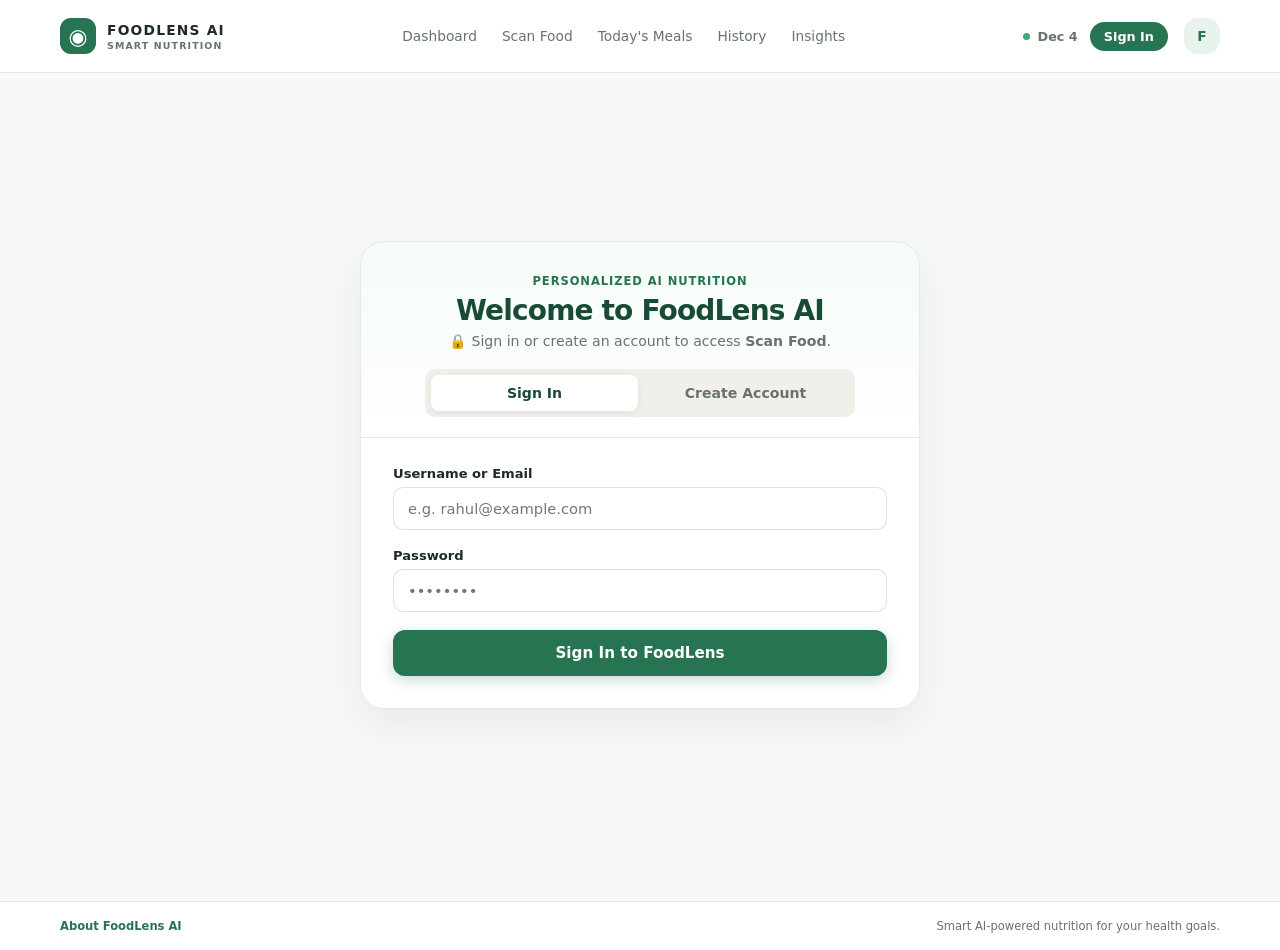
<file: frontend/scan.html>
<!DOCTYPE html>
<html lang="en"><head><meta charset="UTF-8" /><meta name="viewport" content="width=device-width, initial-scale=1" /><meta name="description" content="Scan food with FoodLens AI and review grouped detections and nutrition." /><title>FoodLens AI · Scan Food</title><link rel="stylesheet" href="css/global.css" /><link rel="stylesheet" href="css/animations.css" /><link rel="stylesheet" href="css/scanner.css" /></head>
<body data-page="scan">
  <header class="topbar"><nav class="navbar container" aria-label="Main navigation">
    <a class="brand" href="index.html" aria-label="FoodLens AI dashboard"><span class="brand-icon">◉</span><span class="brand-copy"><strong>FOODLENS AI</strong><small>SMART NUTRITION</small></span></a>
    <button class="nav-toggle" aria-label="Toggle navigation menu" aria-expanded="false" aria-controls="nav-menu"><span></span><span></span><span></span></button>
    <div class="nav-menu" id="nav-menu"><a data-page="dashboard" href="index.html">Dashboard</a><a data-page="scan" href="scan.html">Scan Food</a><a data-page="today" href="today.html">Today's Meals</a><a data-page="history" href="history.html">History</a><a data-page="insights" href="insights.html">Insights</a></div>
    <div class="nav-actions"><span class="today-indicator"><span class="today-indicator-dot"></span><span id="today-date">Today</span></span><a class="profile-button" href="profile.html" aria-label="Profile and nutrition goals">F</a></div>
  </nav></header>
  <main>
    <section class="container page-heading"><div class="status-pill" id="backend-status" aria-live="polite"><span class="status-dot"></span><span>Connecting to FoodLens…</span></div><span class="eyebrow">FoodLens AI scanner</span><h1>Scan your meal</h1><p>Take a photo or upload an image of your food. Review the analysis before adding it to today's meals.</p></section>
    <section id="scanner" class="scanner container section-block"><div class="upload-card">
      <div id="upload-dropzone" class="dropzone" tabindex="0" role="button" aria-label="Choose or drop a meal image"><input id="image-input" type="file" accept=".jpg,.jpeg,.png,.webp" hidden /><input id="camera-input" type="file" accept="image/*" capture="environment" hidden />
        <div id="dropzone-empty" class="dropzone-content is-visible"><div class="dropzone-icon" aria-hidden="true">↥</div><h3>Drop your meal photo here</h3><p>Or select an image from your device</p><span class="dropzone-hint">JPG, PNG or WEBP · up to 10 MB</span></div>
        <div id="image-preview-wrap" class="image-preview-wrap" aria-live="polite"><img id="image-preview" alt="Meal preview" /><div class="scan-overlay" aria-hidden="true"><span></span></div><span id="preview-file-name" class="preview-file-name"></span></div>
      </div>
      <div class="upload-actions"><div class="upload-choices"><button id="camera-btn" class="secondary-btn" type="button"><span aria-hidden="true">◎</span> Open camera</button><button id="choose-file-btn" class="secondary-btn" type="button"><span aria-hidden="true">▧</span> Upload image</button></div><div class="upload-primary-actions"><button id="change-image-btn" class="secondary-btn" type="button" hidden><span aria-hidden="true">↻</span> Change Image</button><button id="remove-image-btn" class="ghost-btn" type="button" hidden>Remove Image</button><button id="analyze-btn" class="primary-btn" type="button" disabled>Scan Food <span aria-hidden="true">→</span></button></div></div><p id="analysis-status" class="analysis-status" aria-live="polite">Choose a meal image to get started.</p>
    </div></section>
    <section class="container section-block results" id="results-section" aria-live="polite"><div class="section-heading"><span class="eyebrow">AI meal analysis</span><h2>Analysis results</h2></div><div id="results-state" class="result-state empty-state"><p>Detected foods and their nutrition breakdown will appear here after a scan.</p></div><div id="detection-grid" class="detection-grid"></div>
      <div id="meal-summary" class="meal-summary" hidden><div class="meal-summary-heading"><div><span class="eyebrow">AI analysis complete</span><h3>Meal summary</h3></div><span id="result-meal-type" class="meal-type-pill"></span></div><div id="meal-nutrition" class="nutrition-grid"></div><p id="nutrition-note" class="nutrition-note" hidden></p><div id="nutrition-distribution" class="nutrition-distribution"></div><div id="add-meal-actions" class="add-meal-actions" hidden><p id="add-meal-message" class="add-meal-message" aria-live="polite"></p><button id="add-meal-btn" class="primary-btn" type="button">＋ Add to Today's Meal</button></div></div>
    </section>
  </main><footer class="site-footer"><div class="container"><a href="about.html">About FoodLens AI</a><span>Nutrition estimates are informational and may vary.</span></div></footer>
  <div id="food-modal" class="modal hidden" aria-hidden="true"><div class="modal-backdrop" data-close-modal></div><div class="modal-dialog" role="dialog" aria-modal="true" aria-labelledby="modal-title"><button class="modal-close" type="button" aria-label="Close food detail">×</button><div class="modal-header"><div><span class="eyebrow">Food details</span><h3 id="modal-title">Food</h3></div><div class="confidence-pill" id="modal-confidence">Confidence</div></div><div class="modal-body"><div class="modal-info-grid"><div class="info-box"><span>Serving size</span><strong id="modal-serving">—</strong></div><div class="info-box"><span>Calories</span><strong id="modal-calories">—</strong></div><div class="info-box"><span>Protein</span><strong id="modal-protein">—</strong></div><div class="info-box"><span>Carbs</span><strong id="modal-carbs">—</strong></div><div class="info-box"><span>Fat</span><strong id="modal-fat">—</strong></div><div class="info-box"><span>Fiber</span><strong id="modal-fiber">—</strong></div></div><div class="quantity-row"><label for="quantity-control">Quantity</label><div class="quantity-control"><button type="button" class="qty-btn" data-qty-action="decrease" aria-label="Decrease quantity">−</button><input id="quantity-control" type="number" min="0.5" step="0.5" value="1" aria-label="Food quantity" /><button type="button" class="qty-btn" data-qty-action="increase" aria-label="Increase quantity">+</button></div></div></div><div class="modal-footer"><a id="food-full-details" class="secondary-btn" href="food.html">Full details</a><button class="secondary-btn" type="button" data-close-modal>Close</button><button class="primary-btn" type="button" id="save-quantity-btn">Save changes</button></div></div></div>
  <div id="toast-region" class="toast-region" aria-live="polite" aria-atomic="true"></div>
  <script src="js/config.js"></script><script src="js/api.js"></script><script src="js/auth.js"></script><script src="js/global.js"></script><script src="js/scanner.js"></script>
<script src="js/animations.js"></script></body></html>
</file>
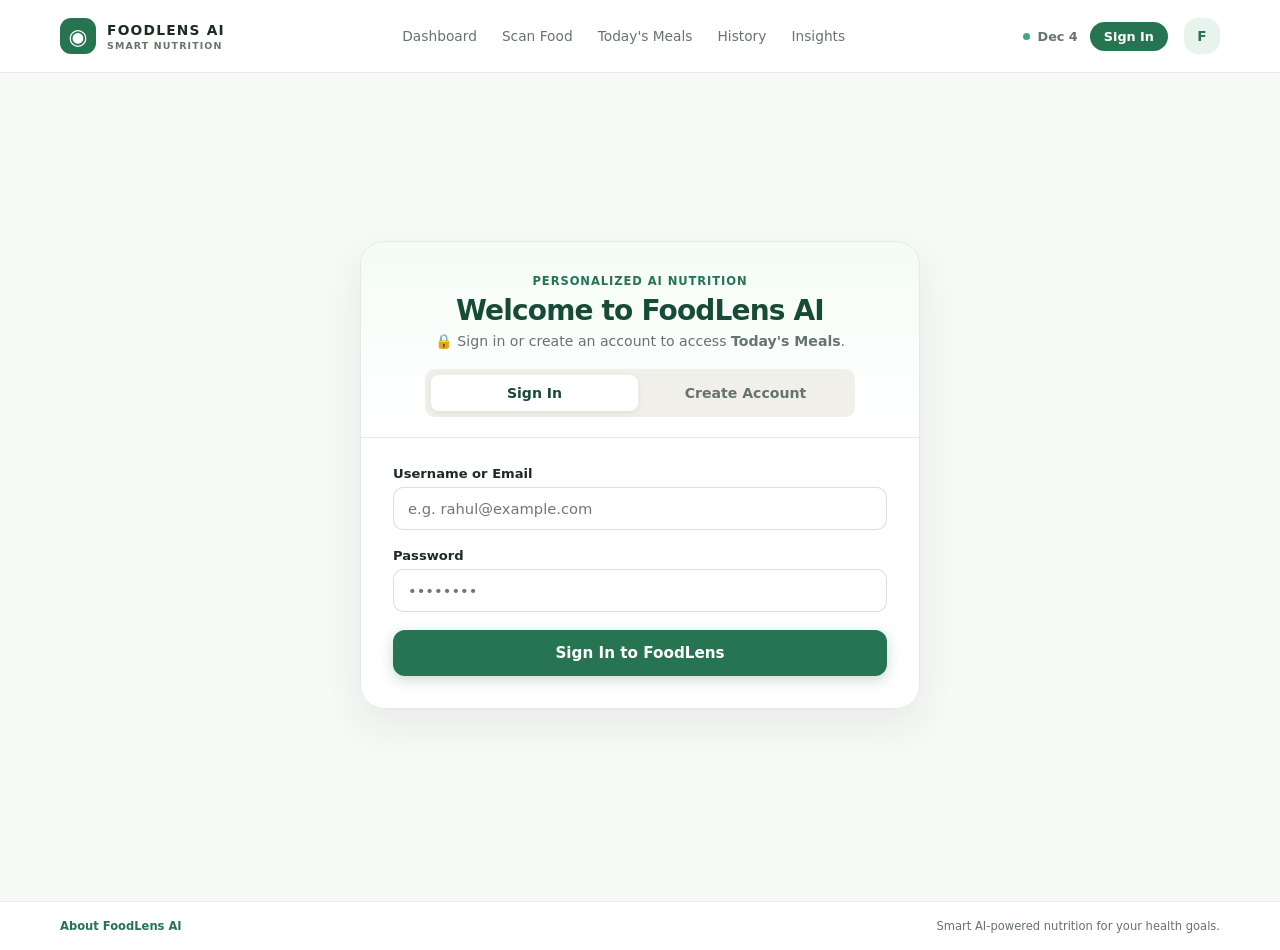
<file: frontend/today.html>
<!DOCTYPE html>
<html lang="en"><head><meta charset="UTF-8" /><meta name="viewport" content="width=device-width, initial-scale=1" /><meta name="description" content="Review your meals and nutrition logged today." /><title>FoodLens AI · Today's Meals</title><link rel="stylesheet" href="css/global.css" /><link rel="stylesheet" href="css/animations.css" /><link rel="stylesheet" href="css/meals.css" /></head>
<body data-page="today">
  <header class="topbar"><nav class="navbar container" aria-label="Main navigation">
    <a class="brand" href="index.html"><span class="brand-icon">◉</span><span class="brand-copy"><strong>FOODLENS AI</strong><small>SMART NUTRITION</small></span></a>
    <button class="nav-toggle" aria-label="Toggle navigation menu" aria-expanded="false" aria-controls="nav-menu"><span></span><span></span><span></span></button>
    <div class="nav-menu" id="nav-menu"><a data-page="dashboard" href="index.html">Dashboard</a><a data-page="scan" href="scan.html">Scan Food</a><a data-page="today" href="today.html">Today's Meals</a><a data-page="history" href="history.html">History</a><a data-page="insights" href="insights.html">Insights</a></div>
    <div class="nav-actions"><span class="today-indicator"><span class="today-indicator-dot"></span><span id="today-date">Today</span></span><a class="profile-button" href="profile.html" aria-label="Profile and nutrition goals">F</a></div>
  </nav></header>
  <main class="container page-content"><section class="page-heading"><span class="eyebrow">Your food log</span><h1>Today's Meals <span class="today-meal-count" id="today-count">Loading…</span></h1><p>Everything you've logged today.</p></section>
    <section class="section-block"><div id="today-totals" class="nutrition-grid"><div class="loading-state">Loading today's nutrition…</div></div></section>
    <section class="section-block"><div class="section-heading"><span class="eyebrow">Meal timeline</span><h2>Your meals today</h2></div><div id="today-meals-list" class="history-list"><div class="loading-state">Loading your meals…</div></div></section>
  </main><footer class="site-footer"><div class="container"><a href="about.html">About FoodLens AI</a><span>Nutrition estimates are informational and may vary.</span></div></footer>
  <div id="meal-modal" class="modal hidden" aria-hidden="true"><div class="modal-backdrop" data-close-meal-modal></div><div class="modal-dialog" role="dialog" aria-modal="true" aria-labelledby="meal-modal-title"><button class="modal-close" aria-label="Close meal details">×</button><span class="eyebrow">Meal details</span><h3 id="meal-modal-title">Meal details</h3><p id="meal-modal-date" class="history-meta"></p><div id="meal-modal-foods" class="meal-modal-foods"></div><div id="meal-modal-nutrition" class="modal-info-grid"></div></div></div>
  <div id="toast-region" class="toast-region" aria-live="polite" aria-atomic="true"></div>
  <script src="js/config.js"></script><script src="js/api.js"></script><script src="js/auth.js"></script><script src="js/global.js"></script><script src="js/today.js"></script>
<script src="js/animations.js"></script></body></html>
</file>
<file: frontend/css/global.css>
@import url("../style.css");

.page-content { min-height: calc(100vh - 72px); padding-bottom: 64px; }
.page-heading { padding-top: 50px; }
.page-heading h1 { margin: 0 0 10px; font-size: clamp(2rem, 4vw, 3rem); letter-spacing: -.05em; }
.page-heading > p { max-width: 680px; margin: 0; color: var(--muted); font-size: .97rem; line-height: 1.7; }
.page-heading .status-pill { margin-bottom: 18px; }
.nav-menu a.active { color: var(--primary); font-weight: 700; }
.nav-menu a.active::after { position: absolute; right: 0; bottom: 0; left: 0; height: 2px; background: var(--primary); content: ""; }
.nav-actions .profile-button.active { background: var(--primary); color: #fff; }
.loading-state { padding: 18px; border: 1px solid var(--line); border-radius: 12px; background: #fff; color: var(--muted); font-size: .85rem; }
.quick-action-grid, .process-grid, .profile-info-grid { display: grid; grid-template-columns: repeat(3, minmax(0, 1fr)); gap: 14px; }
.quick-action-card { display: grid; gap: 7px; min-height: 126px; padding: 17px; border: 1px solid var(--line); border-radius: 14px; background: #fff; box-shadow: 0 4px 15px #1b2c2309; transition: transform .16s, box-shadow .16s; }
.quick-action-card:hover { transform: translateY(-2px); box-shadow: var(--shadow); }
.quick-action-card > span { color: var(--primary); font-size: 1.25rem; }
.quick-action-card strong { font-size: .88rem; }
.quick-action-card small { color: var(--muted); font-size: .73rem; }
.profile-button { display: grid; place-items: center; }
.settings-note, .about-copy { max-width: 760px; color: var(--muted); font-size: .84rem; line-height: 1.75; }
.goal-readonly { display: block; margin-top: 8px; color: var(--muted); font-size: .7rem; }
.profile-info-grid .nutrition-card p, .process-grid p { margin: 8px 0 0; color: var(--muted); font-size: .8rem; line-height: 1.65; }
.process-grid .nutrition-card > span { color: var(--primary); font-size: .7rem; font-weight: 800; letter-spacing: .08em; }
.process-grid h3 { margin: 10px 0 0; font-size: .94rem; }
.technology-list { display: flex; flex-wrap: wrap; gap: 10px; }
.technology-list span { padding: 9px 13px; border: 1px solid var(--line); border-radius: 999px; background: #fff; color: var(--primary-deep); font-size: .78rem; font-weight: 650; }
.about-hero { max-width: 850px; padding-bottom: 12px; }
.toast-error { border-color: #f0cfcb; }
.toast-success { border-color: #cce5d4; }
.site-footer { border-top: 1px solid var(--line); background: #fff; }
.site-footer > div { display: flex; justify-content: space-between; gap: 16px; padding-top: 17px; padding-bottom: 17px; color: var(--muted); font-size: .72rem; }
.site-footer a { color: var(--primary); font-weight: 700; }
@media (max-width: 760px) {
  .page-heading { padding-top: 32px; }
  .quick-action-grid, .process-grid, .profile-info-grid { grid-template-columns: repeat(2, minmax(0, 1fr)); }
}
@media (max-width: 520px) {
  .page-content { padding-bottom: 42px; }
  .quick-action-grid, .process-grid, .profile-info-grid { grid-template-columns: 1fr; }
}

.guest-callout-card {
  display: flex;
  justify-content: space-between;
  align-items: center;
  gap: 18px;
  padding: 18px 22px;
  background: linear-gradient(135deg, #fff9ee 0%, #fff4df 100%);
  border: 1px solid rgba(247, 169, 59, 0.35);
  border-radius: var(--radius-md);
  margin-top: 14px;
  margin-bottom: 24px;
}
.guest-callout-card strong {
  display: block;
  font-size: 0.95rem;
  color: #7b4a08;
  margin-bottom: 2px;
}
.guest-callout-card p {
  margin: 0;
  font-size: 0.82rem;
  color: #925c14;
}
.guest-callout-card a {
  padding: 9px 18px;
  background: var(--secondary);
  color: #fff;
  border-radius: 999px;
  font-size: 0.82rem;
  font-weight: 700;
  white-space: nowrap;
  box-shadow: 0 4px 12px rgba(247, 169, 59, 0.3);
  transition: all 0.2s ease;
}
.guest-callout-card a:hover {
  transform: translateY(-1px);
  filter: brightness(1.05);
}
@media (max-width: 600px) {
  .guest-callout-card {
    flex-direction: column;
    align-items: flex-start;
  }
}
</file>
<file: frontend/css/animations.css>
/* ==========================================================
   FoodLens AI - animations.css
   All micro-animations, scroll reveals, keyframes & effects
   ========================================================== */

/* ----------------------------------------------------------
   1. KEYFRAMES
   ---------------------------------------------------------- */

@keyframes fadeUp {
  from { opacity: 0; transform: translateY(28px); }
  to   { opacity: 1; transform: translateY(0); }
}

@keyframes fadeIn {
  from { opacity: 0; }
  to   { opacity: 1; }
}

@keyframes slideInLeft {
  from { opacity: 0; transform: translateX(-32px); }
  to   { opacity: 1; transform: translateX(0); }
}

@keyframes slideInRight {
  from { opacity: 0; transform: translateX(32px); }
  to   { opacity: 1; transform: translateX(0); }
}

@keyframes scaleIn {
  from { opacity: 0; transform: scale(0.88); }
  to   { opacity: 1; transform: scale(1); }
}

@keyframes floatA {
  0%, 100% { transform: translateY(0px) rotate(0deg); }
  33%       { transform: translateY(-10px) rotate(4deg); }
  66%       { transform: translateY(-5px) rotate(-3deg); }
}
@keyframes floatB {
  0%, 100% { transform: translateY(0px) rotate(0deg); }
  33%       { transform: translateY(-8px) rotate(-5deg); }
  66%       { transform: translateY(-14px) rotate(2deg); }
}
@keyframes floatC {
  0%, 100% { transform: translateY(0px) rotate(0deg); }
  50%       { transform: translateY(-12px) rotate(6deg); }
}
@keyframes floatD {
  0%, 100% { transform: translateY(0px) rotate(0deg); }
  40%       { transform: translateY(-7px) rotate(-4deg); }
  80%       { transform: translateY(-11px) rotate(3deg); }
}

@keyframes scanPulse {
  0%   { box-shadow: 0 0 0 0 rgba(31, 107, 79, 0.38); }
  60%  { box-shadow: 0 0 0 16px rgba(31, 107, 79, 0); }
  100% { box-shadow: 0 0 0 0 rgba(31, 107, 79, 0); }
}

@keyframes shimmer {
  from { background-position: -600px 0; }
  to   { background-position: 600px 0; }
}

@keyframes dotPulse {
  0%, 100% { box-shadow: 0 0 0 0   rgba(45, 167, 116, 0.5); }
  50%       { box-shadow: 0 0 0 8px rgba(45, 167, 116, 0); }
}

@keyframes progressFill {
  from { width: 0%; }
}

@keyframes ripple {
  from { transform: scale(0); opacity: 0.35; }
  to   { transform: scale(2.8); opacity: 0; }
}

@keyframes toastIn {
  from { opacity: 0; transform: translateY(-8px) scale(0.96); }
  to   { opacity: 1; transform: translateY(0) scale(1); }
}

/* ----------------------------------------------------------
   2. SCROLL REVEAL
   ---------------------------------------------------------- */

.fl-animate-up,
.fl-animate-left,
.fl-animate-right,
.fl-animate-scale,
.fl-animate-fade {
  opacity: 0;
  will-change: opacity, transform;
  transition:
    opacity 0.55s cubic-bezier(0.22, 1, 0.36, 1),
    transform 0.55s cubic-bezier(0.22, 1, 0.36, 1);
}

.fl-animate-up    { transform: translateY(30px); }
.fl-animate-left  { transform: translateX(-30px); }
.fl-animate-right { transform: translateX(30px); }
.fl-animate-scale { transform: scale(0.9); }
.fl-animate-fade  { transform: none; }

.fl-animate-up.fl-reveal,
.fl-animate-left.fl-reveal,
.fl-animate-right.fl-reveal,
.fl-animate-scale.fl-reveal,
.fl-animate-fade.fl-reveal {
  opacity: 1;
  transform: none;
}

.fl-delay-1 { transition-delay: 0.08s; }
.fl-delay-2 { transition-delay: 0.16s; }
.fl-delay-3 { transition-delay: 0.24s; }
.fl-delay-4 { transition-delay: 0.32s; }
.fl-delay-5 { transition-delay: 0.40s; }

/* ----------------------------------------------------------
   3. FLOATING FOOD BLOBS
   ---------------------------------------------------------- */

.food-1 { animation: floatA 5.5s ease-in-out infinite; }
.food-2 { animation: floatB 6.2s ease-in-out infinite 0.8s; }
.food-3 { animation: floatC 7.0s ease-in-out infinite 1.4s; }
.food-4 { animation: floatD 5.8s ease-in-out infinite 0.4s; }

.showcase-item-one   { animation: floatA 4.8s ease-in-out infinite; }
.showcase-item-two   { animation: floatB 5.6s ease-in-out infinite 0.6s; }
.showcase-item-three { animation: floatC 6.4s ease-in-out infinite 1.2s; }
.showcase-item-four  { animation: floatD 5.2s ease-in-out infinite 0.3s; }
.showcase-item-five  { animation: floatA 7.0s ease-in-out infinite 1.8s; }

/* ----------------------------------------------------------
   4. STATUS DOT PULSE
   ---------------------------------------------------------- */

.status-dot {
  animation: dotPulse 2.2s ease-in-out infinite;
}

/* ----------------------------------------------------------
   5. HERO ENTRANCE
   ---------------------------------------------------------- */

.hero-content {
  animation: fadeUp 0.65s cubic-bezier(0.22, 1, 0.36, 1) both;
}
.hero-visual {
  animation: fadeUp 0.75s cubic-bezier(0.22, 1, 0.36, 1) 0.12s both;
}
.hero-greeting {
  animation: slideInLeft 0.5s cubic-bezier(0.22, 1, 0.36, 1) 0.1s both;
}
.hero h1 {
  animation: fadeUp 0.6s cubic-bezier(0.22, 1, 0.36, 1) 0.18s both;
}
.hero-actions {
  animation: fadeUp 0.6s cubic-bezier(0.22, 1, 0.36, 1) 0.36s both;
}

/* ----------------------------------------------------------
   6. SCANNER SHOWCASE
   ---------------------------------------------------------- */

.showcase-rim {
  animation: scanPulse 2.8s ease-out infinite;
}
.scanner-showcase {
  animation: scaleIn 0.7s cubic-bezier(0.22, 1, 0.36, 1) 0.2s both;
}

/* ----------------------------------------------------------
   7. CARD HOVER LIFTS
   ---------------------------------------------------------- */

.nutrition-card,
.detection-card,
.quick-action-card,
.suggestion-card,
.history-card-button,
.mini-stat {
  transition:
    transform 0.22s cubic-bezier(0.22, 1, 0.36, 1),
    box-shadow 0.22s cubic-bezier(0.22, 1, 0.36, 1),
    border-color 0.22s ease;
}

.nutrition-card:hover,
.detection-card:hover,
.suggestion-card:hover,
.mini-stat:hover {
  transform: translateY(-4px) scale(1.012);
  box-shadow: 0 18px 42px rgba(27, 44, 35, 0.13);
}

/* ----------------------------------------------------------
   8. PROGRESS BAR ANIMATED FILL
   ---------------------------------------------------------- */

.progress-bar {
  animation: progressFill 1s cubic-bezier(0.22, 1, 0.36, 1) both;
  animation-play-state: paused;
}
.progress-bar.fl-reveal {
  animation-play-state: running;
}

/* ----------------------------------------------------------
   9. SKELETON SHIMMER
   ---------------------------------------------------------- */

.fl-skeleton {
  background: linear-gradient(
    90deg,
    #f0f0eb 25%,
    #e4eae5 50%,
    #f0f0eb 75%
  );
  background-size: 600px 100%;
  animation: shimmer 1.4s infinite linear;
  border-radius: 10px;
  color: transparent !important;
  pointer-events: none;
  user-select: none;
}
.fl-skeleton * { visibility: hidden; }

/* ----------------------------------------------------------
   10. BUTTON RIPPLE
   ---------------------------------------------------------- */

.primary-btn,
.secondary-btn {
  position: relative;
  overflow: hidden;
}
.primary-btn .ripple-wave,
.secondary-btn .ripple-wave {
  position: absolute;
  border-radius: 50%;
  width: 60px;
  height: 60px;
  margin-top: -30px;
  margin-left: -30px;
  background: rgba(255, 255, 255, 0.35);
  pointer-events: none;
  animation: ripple 0.55s linear forwards;
}

/* ----------------------------------------------------------
   11. NAVBAR SCROLL SHADOW
   ---------------------------------------------------------- */

.topbar {
  transition: box-shadow 0.3s ease, background 0.3s ease;
}
.topbar.scrolled {
  box-shadow: 0 4px 28px rgba(27, 44, 35, 0.1);
  background: rgba(249, 247, 242, 0.96);
}

/* ----------------------------------------------------------
   12. TOAST OVERRIDE
   ---------------------------------------------------------- */

.toast {
  animation: toastIn 0.25s cubic-bezier(0.22, 1, 0.36, 1);
}

/* ----------------------------------------------------------
   13. BRAND ICON SPIN ON HOVER
   ---------------------------------------------------------- */

.brand-icon {
  transition: transform 0.3s ease;
}
.brand:hover .brand-icon {
  transform: rotate(20deg) scale(1.1);
}

/* ----------------------------------------------------------
   14. PAGE ENTRANCE
   ---------------------------------------------------------- */

.page-content {
  animation: fadeIn 0.4s ease both;
}
.page-heading {
  animation: fadeUp 0.5s cubic-bezier(0.22, 1, 0.36, 1) both;
}

/* ----------------------------------------------------------
   15. REDUCED MOTION
   ---------------------------------------------------------- */

@media (prefers-reduced-motion: reduce) {
  .food-1, .food-2, .food-3, .food-4,
  .showcase-item-one, .showcase-item-two,
  .showcase-item-three, .showcase-item-four, .showcase-item-five,
  .status-dot, .showcase-rim, .fl-skeleton {
    animation: none !important;
  }
  .fl-animate-up, .fl-animate-left,
  .fl-animate-right, .fl-animate-scale, .fl-animate-fade {
    opacity: 1 !important;
    transform: none !important;
    transition: none !important;
  }
}
</file>
<file: frontend/css/dashboard.css>
/* FoodLens AI - Dashboard & Visitor Landing Styles */
.dashboard-latest .history-list {
  grid-template-columns: repeat(auto-fit, minmax(230px, 1fr));
}

/* Visitor Information Showcase */
.visitor-welcome-banner {
  background: linear-gradient(135deg, #eef7f2 0%, #e2f3e8 100%);
  border: 1px solid rgba(31, 107, 79, 0.2);
  border-radius: var(--radius-lg);
  padding: 32px 36px;
  margin-top: 10px;
  margin-bottom: 24px;
  box-shadow: 0 4px 20px rgba(27, 44, 35, 0.05);
  display: flex;
  justify-content: space-between;
  align-items: center;
  gap: 24px;
}

.visitor-welcome-copy h2 {
  margin: 0 0 8px;
  font-size: 1.55rem;
  color: var(--primary-deep);
  letter-spacing: -0.03em;
}

.visitor-welcome-copy p {
  margin: 0;
  color: var(--muted);
  font-size: 0.94rem;
  line-height: 1.6;
  max-width: 640px;
}

.visitor-welcome-actions {
  display: flex;
  flex-direction: column;
  gap: 10px;
  min-width: 220px;
}

.btn-demo-primary {
  padding: 13px 20px;
  background: var(--primary);
  color: #fff;
  border: none;
  border-radius: 12px;
  font-size: 0.9rem;
  font-weight: 700;
  cursor: pointer;
  text-align: center;
  box-shadow: 0 4px 14px rgba(31, 107, 79, 0.25);
  transition: all 0.2s ease;
  display: flex;
  align-items: center;
  justify-content: center;
  gap: 6px;
}

.btn-demo-primary:hover {
  background: var(--primary-deep);
  transform: translateY(-1px);
}

.btn-signin-secondary {
  padding: 11px 20px;
  background: #fff;
  color: var(--primary);
  border: 1px solid var(--primary);
  border-radius: 12px;
  font-size: 0.88rem;
  font-weight: 650;
  text-align: center;
  transition: all 0.2s ease;
}

.btn-signin-secondary:hover {
  background: #f0f8f3;
}

/* Visitor Feature Information Cards */
.visitor-features-grid {
  display: grid;
  grid-template-columns: repeat(3, 1fr);
  gap: 18px;
  margin-top: 14px;
}

.visitor-feature-card {
  background: #fff;
  border: 1px solid var(--line);
  border-radius: 18px;
  padding: 26px 24px;
  box-shadow: 0 4px 16px rgba(27, 44, 35, 0.04);
  display: flex;
  flex-direction: column;
  gap: 10px;
  transition: transform 0.2s ease, box-shadow 0.2s ease;
}

.visitor-feature-card:hover {
  transform: translateY(-3px);
  box-shadow: var(--shadow);
}

.visitor-feature-icon {
  width: 48px;
  height: 48px;
  border-radius: 12px;
  background: var(--accent);
  color: var(--primary-deep);
  display: grid;
  place-items: center;
  font-size: 1.4rem;
  font-weight: 800;
}

.visitor-feature-card h3 {
  margin: 4px 0 0;
  font-size: 1.1rem;
  color: var(--primary-deep);
}

.visitor-feature-card p {
  margin: 0;
  font-size: 0.85rem;
  color: var(--muted);
  line-height: 1.6;
}

.visitor-feature-tag {
  margin-top: auto;
  align-self: flex-start;
  font-size: 0.72rem;
  font-weight: 750;
  color: var(--primary);
  background: #f0f7f3;
  padding: 4px 10px;
  border-radius: 999px;
  letter-spacing: 0.04em;
  text-transform: uppercase;
}

@media (max-width: 820px) {
  .visitor-welcome-banner {
    flex-direction: column;
    align-items: flex-start;
    padding: 24px 22px;
  }
  .visitor-welcome-actions {
    width: 100%;
  }
  .visitor-features-grid {
    grid-template-columns: 1fr;
  }
}
</file>
<file: frontend/css/meals.css>
.page-content > .section-block { padding-top: 26px; }
.page-content > .section-block + .section-block { padding-top: 38px; }
.page-content .nutrition-grid { grid-template-columns: repeat(auto-fit, minmax(180px, 1fr)); }
.history-card-button { text-align: left; }
</file>
<file: frontend/css/history.css>
.history-filter-label { gap: 9px; }
.custom-date-filter { display: flex; justify-content: flex-end; gap: 10px; margin: -4px 0 14px; }
.custom-date-filter[hidden] { display: none; }
.custom-date-filter label { display: flex; align-items: center; gap: 7px; color: var(--muted); font-size: .75rem; }
.custom-date-filter input { min-height: 34px; padding: 5px 8px; border: 1px solid var(--line); border-radius: 8px; color: var(--text); }
@media (max-width: 640px) {
  .history .section-heading-row { flex-direction: column; align-items: flex-start; }
  .custom-date-filter { justify-content: flex-start; flex-wrap: wrap; }
}
</file>
<file: frontend/css/insights.css>
#insights-progress { margin-top: 12px; }
#recommendations-list { grid-template-columns: repeat(auto-fit, minmax(260px, 1fr)); }
#recommendations-list .suggestion-card { min-height: 150px; }
.weekly-nutrition-grid { display: grid; grid-template-columns: repeat(4, minmax(0, 1fr)); gap: 12px; }
.weekly-bars { display: flex; align-items: end; gap: 5px; height: 54px; margin-top: 13px; }
.weekly-bars span { flex: 1; min-height: 0; border-radius: 4px 4px 1px 1px; background: #72a987; }
.weekly-day-labels { display: flex; gap: 5px; margin-top: 5px; color: var(--muted); font-size: .62rem; text-align: center; }
.weekly-day-labels span { flex: 1; }
@media (max-width: 760px) { .weekly-nutrition-grid { grid-template-columns: repeat(2, minmax(0, 1fr)); } }
@media (max-width: 420px) { .weekly-nutrition-grid { grid-template-columns: 1fr; } }
</file>
<file: frontend/css/login.css>
/* FoodLens AI - Login & Registration Styles */
.auth-page {
  min-height: calc(100vh - 72px);
  display: flex;
  align-items: center;
  justify-content: center;
  padding: 40px 16px 64px;
}

.auth-wrapper {
  width: min(560px, 100%);
  margin: 0 auto;
}

.auth-card {
  background: rgba(255, 255, 255, 0.95);
  backdrop-filter: blur(12px);
  border: 1px solid var(--line);
  border-radius: var(--radius-lg);
  box-shadow: var(--shadow);
  overflow: hidden;
  transition: transform 0.2s ease, box-shadow 0.2s ease;
}

.auth-header {
  padding: 32px 32px 20px;
  text-align: center;
  border-bottom: 1px solid var(--line);
  background: linear-gradient(180deg, rgba(223, 245, 232, 0.35) 0%, rgba(255, 255, 255, 0) 100%);
}

.auth-header .eyebrow {
  color: var(--primary);
  font-weight: 700;
  text-transform: uppercase;
  font-size: 0.72rem;
  letter-spacing: 0.08em;
  margin-bottom: 6px;
  display: block;
}

.auth-header h1 {
  margin: 0 0 6px;
  font-size: 1.75rem;
  color: var(--primary-deep);
  letter-spacing: -0.03em;
}

.auth-header p {
  margin: 0;
  color: var(--muted);
  font-size: 0.88rem;
}

.auth-tabs {
  display: flex;
  background: #f1efe9;
  padding: 6px;
  border-radius: var(--radius-sm);
  margin: 20px 32px 0;
  gap: 4px;
}

.auth-tab-btn {
  flex: 1;
  border: none;
  background: transparent;
  padding: 10px 14px;
  border-radius: 8px;
  font-size: 0.88rem;
  font-weight: 600;
  color: var(--muted);
  cursor: pointer;
  transition: all 0.2s ease;
}

.auth-tab-btn.active {
  background: #fff;
  color: var(--primary-deep);
  box-shadow: 0 2px 8px rgba(0, 0, 0, 0.06);
}

.auth-body {
  padding: 28px 32px 32px;
}

.auth-form {
  display: flex;
  flex-direction: column;
  gap: 18px;
}

.auth-field {
  display: flex;
  flex-direction: column;
  gap: 6px;
}

.auth-field label {
  font-size: 0.82rem;
  font-weight: 650;
  color: var(--text);
  display: flex;
  justify-content: space-between;
  align-items: center;
}

.auth-field label small {
  color: var(--muted);
  font-weight: 400;
}

.auth-input,
.auth-select {
  width: 100%;
  padding: 12px 14px;
  border: 1px solid rgba(17, 42, 31, 0.15);
  border-radius: 10px;
  background: #fff;
  color: var(--text);
  font-size: 0.92rem;
  outline: none;
  transition: border-color 0.2s, box-shadow 0.2s;
}

.auth-input:focus,
.auth-select:focus {
  border-color: var(--primary);
  box-shadow: 0 0 0 3px rgba(31, 107, 79, 0.15);
}

.auth-row-2 {
  display: grid;
  grid-template-columns: 1fr 1fr;
  gap: 12px;
}

.auth-row-3 {
  display: grid;
  grid-template-columns: 1fr 1fr 1fr;
  gap: 10px;
}

/* Goal Selection Cards */
.goal-selector-grid {
  display: grid;
  grid-template-columns: repeat(3, 1fr);
  gap: 10px;
  margin-top: 4px;
}

.goal-option-card {
  position: relative;
  border: 2px solid rgba(17, 42, 31, 0.12);
  border-radius: 12px;
  padding: 12px 10px;
  text-align: center;
  cursor: pointer;
  background: #fff;
  transition: all 0.2s ease;
  user-select: none;
}

.goal-option-card input[type="radio"] {
  position: absolute;
  opacity: 0;
  pointer-events: none;
}

.goal-option-card:hover {
  border-color: rgba(31, 107, 79, 0.4);
  transform: translateY(-2px);
}

.goal-option-card.selected {
  border-color: var(--primary);
  background: #f0f9f4;
  box-shadow: 0 4px 12px rgba(31, 107, 79, 0.12);
}

.goal-option-icon {
  font-size: 1.4rem;
  margin-bottom: 4px;
  display: block;
}

.goal-option-title {
  font-size: 0.82rem;
  font-weight: 700;
  color: var(--primary-deep);
  display: block;
  margin-bottom: 2px;
}

.goal-option-desc {
  font-size: 0.68rem;
  color: var(--muted);
  display: block;
  line-height: 1.25;
}

/* Live Nutrition Preview */
.live-target-preview {
  background: linear-gradient(135deg, #eef7f2 0%, #e6f4ec 100%);
  border: 1px solid rgba(45, 167, 116, 0.25);
  border-radius: 14px;
  padding: 14px 16px;
  display: flex;
  flex-direction: column;
  gap: 8px;
}

.preview-badge-header {
  display: flex;
  justify-content: space-between;
  align-items: center;
}

.preview-badge-header span {
  font-size: 0.74rem;
  font-weight: 750;
  text-transform: uppercase;
  letter-spacing: 0.05em;
  color: var(--primary);
}

.preview-badge-header strong {
  font-size: 0.85rem;
  color: var(--primary-deep);
}

.preview-metrics-row {
  display: flex;
  flex-wrap: wrap;
  gap: 8px;
  font-size: 0.78rem;
}

.preview-metric-pill {
  background: #fff;
  padding: 4px 10px;
  border-radius: 999px;
  border: 1px solid rgba(17, 42, 31, 0.08);
  font-weight: 600;
  color: var(--text);
}

.preview-metric-pill small {
  color: var(--muted);
  font-weight: 400;
  margin-left: 2px;
}

/* Buttons */
.auth-submit-btn {
  width: 100%;
  padding: 14px;
  border: none;
  border-radius: 12px;
  background: var(--primary);
  color: #fff;
  font-size: 0.95rem;
  font-weight: 700;
  cursor: pointer;
  box-shadow: 0 4px 14px rgba(31, 107, 79, 0.25);
  transition: all 0.2s ease;
  display: flex;
  justify-content: center;
  align-items: center;
  gap: 8px;
}

.auth-submit-btn:hover {
  background: var(--primary-deep);
  transform: translateY(-1px);
  box-shadow: 0 6px 18px rgba(31, 107, 79, 0.35);
}

.auth-demo-btn {
  width: 100%;
  padding: 11px;
  border: 1px dashed var(--primary);
  border-radius: 12px;
  background: #f7faf8;
  color: var(--primary);
  font-size: 0.85rem;
  font-weight: 650;
  cursor: pointer;
  transition: all 0.2s ease;
}

.auth-demo-btn:hover {
  background: #ebf5ee;
  border-style: solid;
}

.auth-divider {
  display: flex;
  align-items: center;
  text-align: center;
  color: var(--muted);
  font-size: 0.74rem;
  margin: 4px 0;
}

.auth-divider::before,
.auth-divider::after {
  content: "";
  flex: 1;
  border-bottom: 1px solid var(--line);
}

.auth-divider span {
  padding: 0 10px;
}

.nav-signin-btn {
  display: inline-flex;
  align-items: center;
  padding: 7px 14px;
  border-radius: 999px;
  background: var(--primary);
  color: #fff !important;
  font-size: 0.8rem;
  font-weight: 650;
  transition: all 0.2s ease;
  margin-right: 4px;
}

.nav-signin-btn:hover {
  background: var(--primary-deep);
  transform: translateY(-1px);
}

.profile-logged-in {
  background: var(--primary) !important;
  color: #fff !important;
  box-shadow: 0 0 0 2px #fff, 0 0 0 4px var(--primary);
}

@media (max-width: 540px) {
  .auth-body {
    padding: 20px 20px 24px;
  }
  .auth-header {
    padding: 24px 20px 16px;
  }
  .auth-tabs {
    margin: 16px 20px 0;
  }
  .auth-row-2,
  .auth-row-3,
  .goal-selector-grid {
    grid-template-columns: 1fr;
  }
}
</file>
<file: frontend/css/profile.css>
/* FoodLens AI - Profile & Target Customizer Styles */
.user-profile-header {
  display: flex;
  justify-content: space-between;
  align-items: center;
  gap: 20px;
  padding: 24px 28px;
  background: rgba(255, 255, 255, 0.95);
  border: 1px solid var(--line);
  border-radius: var(--radius-lg);
  box-shadow: 0 4px 20px rgba(27, 44, 35, 0.06);
  margin-bottom: 28px;
}

.user-profile-info {
  display: flex;
  align-items: center;
  gap: 18px;
}

.user-avatar-circle {
  width: 58px;
  height: 58px;
  border-radius: 50%;
  background: linear-gradient(135deg, var(--primary) 0%, var(--primary-deep) 100%);
  color: #fff;
  display: grid;
  place-items: center;
  font-size: 1.5rem;
  font-weight: 800;
  box-shadow: 0 4px 14px rgba(31, 107, 79, 0.3);
}

.user-meta h2 {
  margin: 0 0 4px;
  font-size: 1.25rem;
  color: var(--text);
  letter-spacing: -0.02em;
}

.user-meta p {
  margin: 0 0 6px;
  font-size: 0.82rem;
  color: var(--muted);
}

.user-goal-badge {
  display: inline-flex;
  align-items: center;
  gap: 6px;
  padding: 4px 10px;
  border-radius: 999px;
  font-size: 0.72rem;
  font-weight: 750;
  text-transform: uppercase;
  letter-spacing: 0.05em;
  background: var(--accent);
  color: var(--primary-deep);
  border: 1px solid rgba(45, 167, 116, 0.3);
}

.user-profile-actions {
  display: flex;
  gap: 10px;
  align-items: center;
}

.btn-secondary-outline {
  padding: 9px 16px;
  border: 1px solid var(--line);
  background: #fff;
  color: var(--text);
  border-radius: 10px;
  font-size: 0.82rem;
  font-weight: 650;
  cursor: pointer;
  transition: all 0.2s ease;
}

.btn-secondary-outline:hover {
  border-color: var(--danger);
  color: var(--danger);
  background: #fdf5f5;
}

.guest-callout-card {
  display: flex;
  justify-content: space-between;
  align-items: center;
  gap: 18px;
  padding: 20px 24px;
  background: linear-gradient(135deg, #fff9ee 0%, #fff4df 100%);
  border: 1px solid rgba(247, 169, 59, 0.35);
  border-radius: var(--radius-md);
  margin-bottom: 28px;
}

.guest-callout-card strong {
  display: block;
  font-size: 0.95rem;
  color: #7b4a08;
  margin-bottom: 2px;
}

.guest-callout-card p {
  margin: 0;
  font-size: 0.82rem;
  color: #925c14;
}

.guest-callout-card a {
  padding: 9px 18px;
  background: var(--secondary);
  color: #fff;
  border-radius: 999px;
  font-size: 0.82rem;
  font-weight: 700;
  white-space: nowrap;
  box-shadow: 0 4px 12px rgba(247, 169, 59, 0.3);
  transition: all 0.2s ease;
}

.guest-callout-card a:hover {
  transform: translateY(-1px);
  filter: brightness(1.05);
}

/* Target Customizer Form */
.customizer-card {
  background: #fff;
  border: 1px solid var(--line);
  border-radius: var(--radius-lg);
  padding: 26px 28px;
  box-shadow: 0 4px 20px rgba(27, 44, 35, 0.04);
  margin-bottom: 34px;
}

.customizer-heading {
  margin-bottom: 20px;
}

.customizer-heading h3 {
  margin: 0 0 4px;
  font-size: 1.15rem;
  color: var(--primary-deep);
}

.customizer-heading p {
  margin: 0;
  font-size: 0.84rem;
  color: var(--muted);
}

.customizer-grid {
  display: grid;
  grid-template-columns: repeat(3, 1fr);
  gap: 16px;
  margin-bottom: 20px;
}

.customizer-field {
  display: flex;
  flex-direction: column;
  gap: 6px;
}

.customizer-field label {
  font-size: 0.8rem;
  font-weight: 650;
  color: var(--text);
  display: flex;
  justify-content: space-between;
}

.customizer-field label small {
  color: var(--muted);
  font-weight: 400;
}

.customizer-input,
.customizer-select {
  padding: 10px 12px;
  border: 1px solid rgba(17, 42, 31, 0.15);
  border-radius: 10px;
  font-size: 0.9rem;
  color: var(--text);
  background: #fbfaf8;
  outline: none;
  transition: all 0.2s;
}

.customizer-input:focus,
.customizer-select:focus {
  border-color: var(--primary);
  background: #fff;
  box-shadow: 0 0 0 3px rgba(31, 107, 79, 0.12);
}

.customizer-actions {
  display: flex;
  justify-content: flex-end;
  gap: 12px;
  align-items: center;
}

.btn-primary-action {
  padding: 11px 22px;
  border: none;
  border-radius: 10px;
  background: var(--primary);
  color: #fff;
  font-size: 0.88rem;
  font-weight: 700;
  cursor: pointer;
  box-shadow: 0 4px 14px rgba(31, 107, 79, 0.2);
  transition: all 0.2s ease;
}

.btn-primary-action:hover {
  background: var(--primary-deep);
  transform: translateY(-1px);
}

/* Goals Grid */
.goals-metrics-grid {
  display: grid;
  grid-template-columns: repeat(4, 1fr);
  gap: 14px;
}

.goal-card {
  min-height: 126px;
  padding: 18px;
  border: 1px solid var(--line);
  border-radius: 14px;
  background: #fff;
  box-shadow: 0 4px 16px rgba(27, 44, 35, 0.04);
  display: flex;
  flex-direction: column;
  justify-content: space-between;
  transition: transform 0.15s, box-shadow 0.15s;
}

.goal-card:hover {
  transform: translateY(-2px);
  box-shadow: var(--shadow);
}

.goal-card .nutrition-label {
  font-size: 0.72rem;
  font-weight: 700;
  text-transform: uppercase;
  letter-spacing: 0.06em;
  color: var(--muted);
}

.goal-card .nutrition-value {
  font-size: 1.55rem;
  font-weight: 800;
  color: var(--text);
  letter-spacing: -0.03em;
}

.goal-card .nutrition-value small {
  font-size: 0.82rem;
  font-weight: 600;
  color: var(--muted);
}

.goal-card-caption {
  font-size: 0.72rem;
  color: var(--primary);
  font-weight: 600;
}

/* Guidance & Recommendations */
.strategy-list {
  display: flex;
  flex-direction: column;
  gap: 10px;
  margin-top: 14px;
}

.strategy-item {
  display: flex;
  align-items: flex-start;
  gap: 10px;
  padding: 12px 14px;
  background: #fbfaf8;
  border: 1px solid var(--line);
  border-radius: 10px;
  font-size: 0.85rem;
  color: var(--text);
  line-height: 1.5;
}

.strategy-item span.icon {
  color: var(--primary);
  font-weight: 800;
  font-size: 1rem;
  line-height: 1.2;
}

@media (max-width: 900px) {
  .goals-metrics-grid {
    grid-template-columns: repeat(2, 1fr);
  }
  .customizer-grid {
    grid-template-columns: repeat(2, 1fr);
  }
}

@media (max-width: 600px) {
  .user-profile-header {
    flex-direction: column;
    align-items: flex-start;
    padding: 18px 20px;
  }
  .customizer-grid {
    grid-template-columns: 1fr;
  }
  .goals-metrics-grid {
    grid-template-columns: 1fr;
  }
  .guest-callout-card {
    flex-direction: column;
    align-items: flex-start;
  }
}
</file>
<file: frontend/css/scanner.css>
.page-heading + .scanner { padding-top: 20px; }
.page-heading + .scanner .dropzone { min-height: 350px; }
.scanner .dropzone { cursor: pointer; }
.scanner .dropzone:hover:not(.dragover) { border-color: rgba(31, 107, 79, 0.55); background: linear-gradient(135deg, rgba(245, 252, 247, 0.98), rgba(222, 242, 229, 0.95)); }
.scanner .dropzone:focus-visible { outline: 2px solid var(--primary); outline-offset: 2px; }
.scanner .upload-card { max-width: 980px; margin: 0 auto; }
.scanner .results { scroll-margin-top: 86px; }
.scanner .confidence-meter { margin-top: 8px; }
.nutrition-note,
.nutrition-unavailable {
  color: var(--muted);
  font-size: 0.78rem;
  line-height: 1.5;
}
.nutrition-note { margin: 12px 0 0; }
.nutrition-unavailable { margin: 10px 0 0; }
@media (max-width: 640px) {
  .page-heading + .scanner .dropzone { min-height: 250px; }
}
</file>
